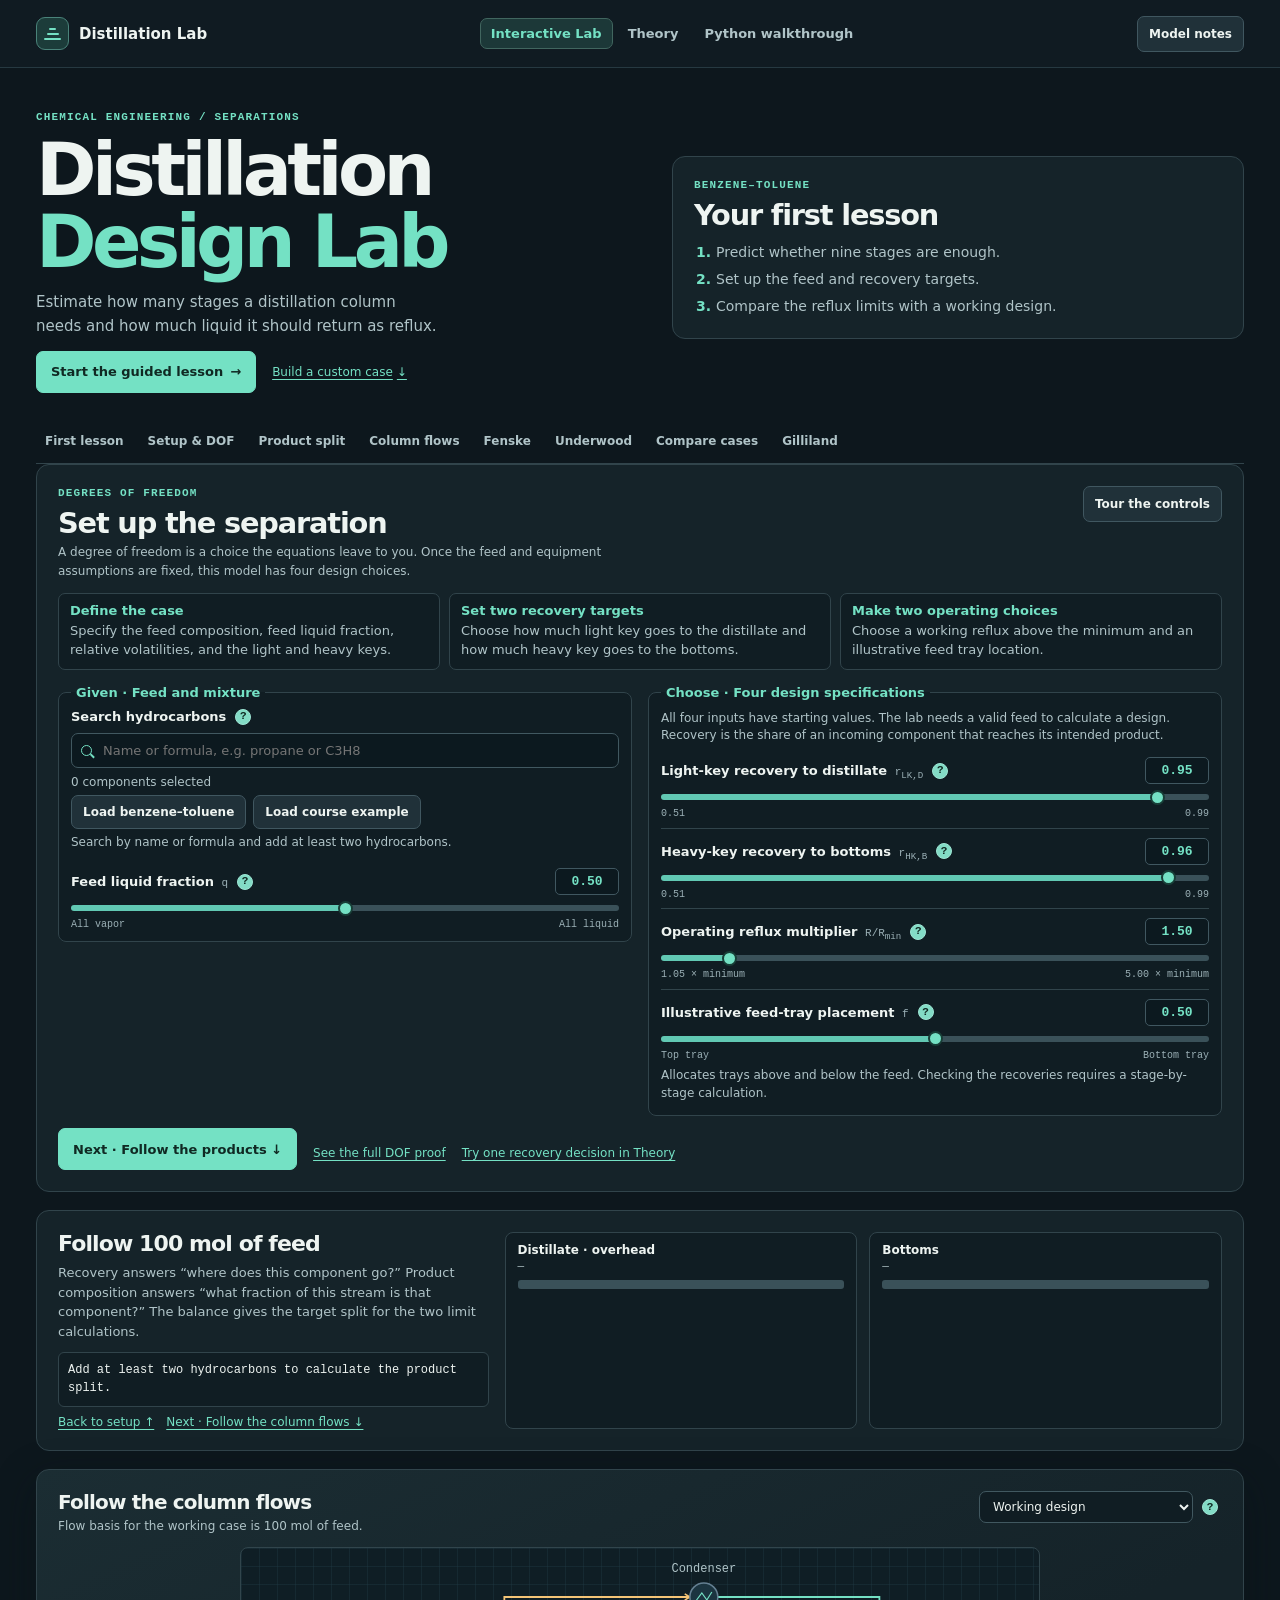
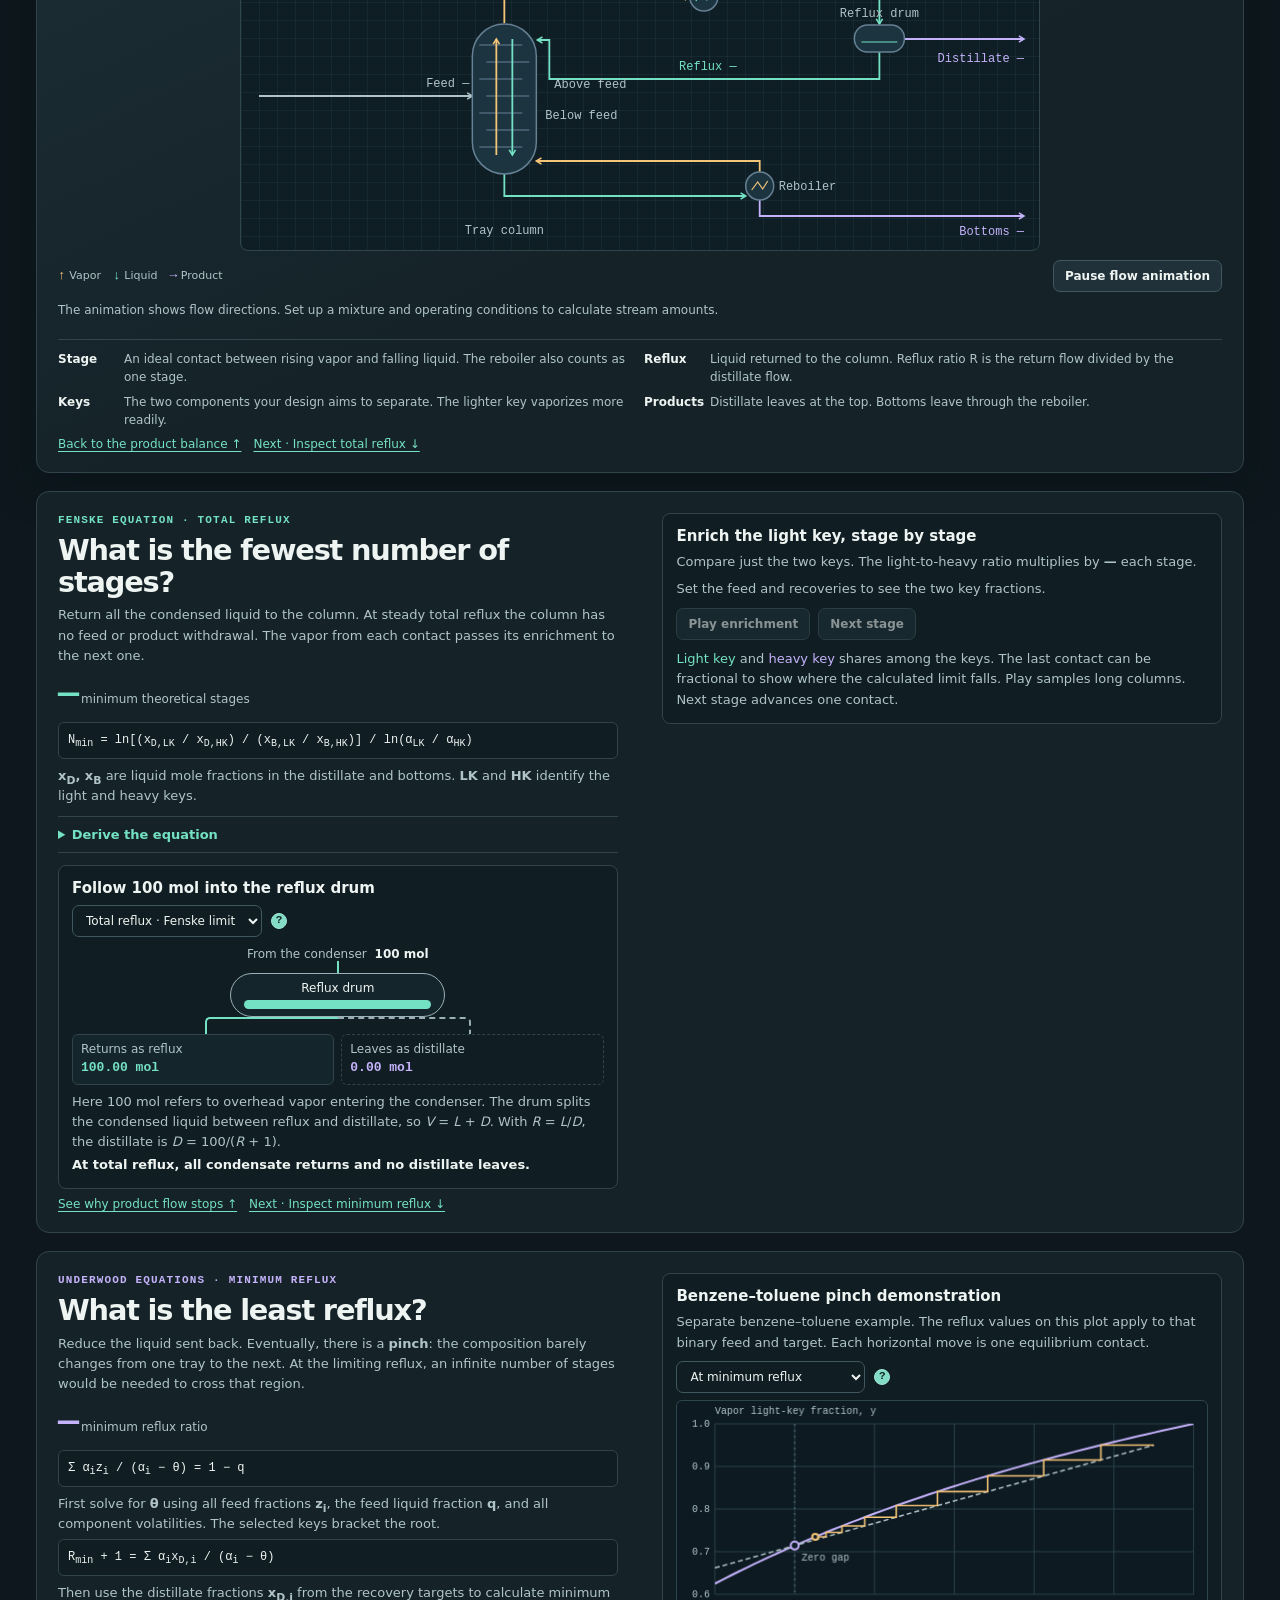
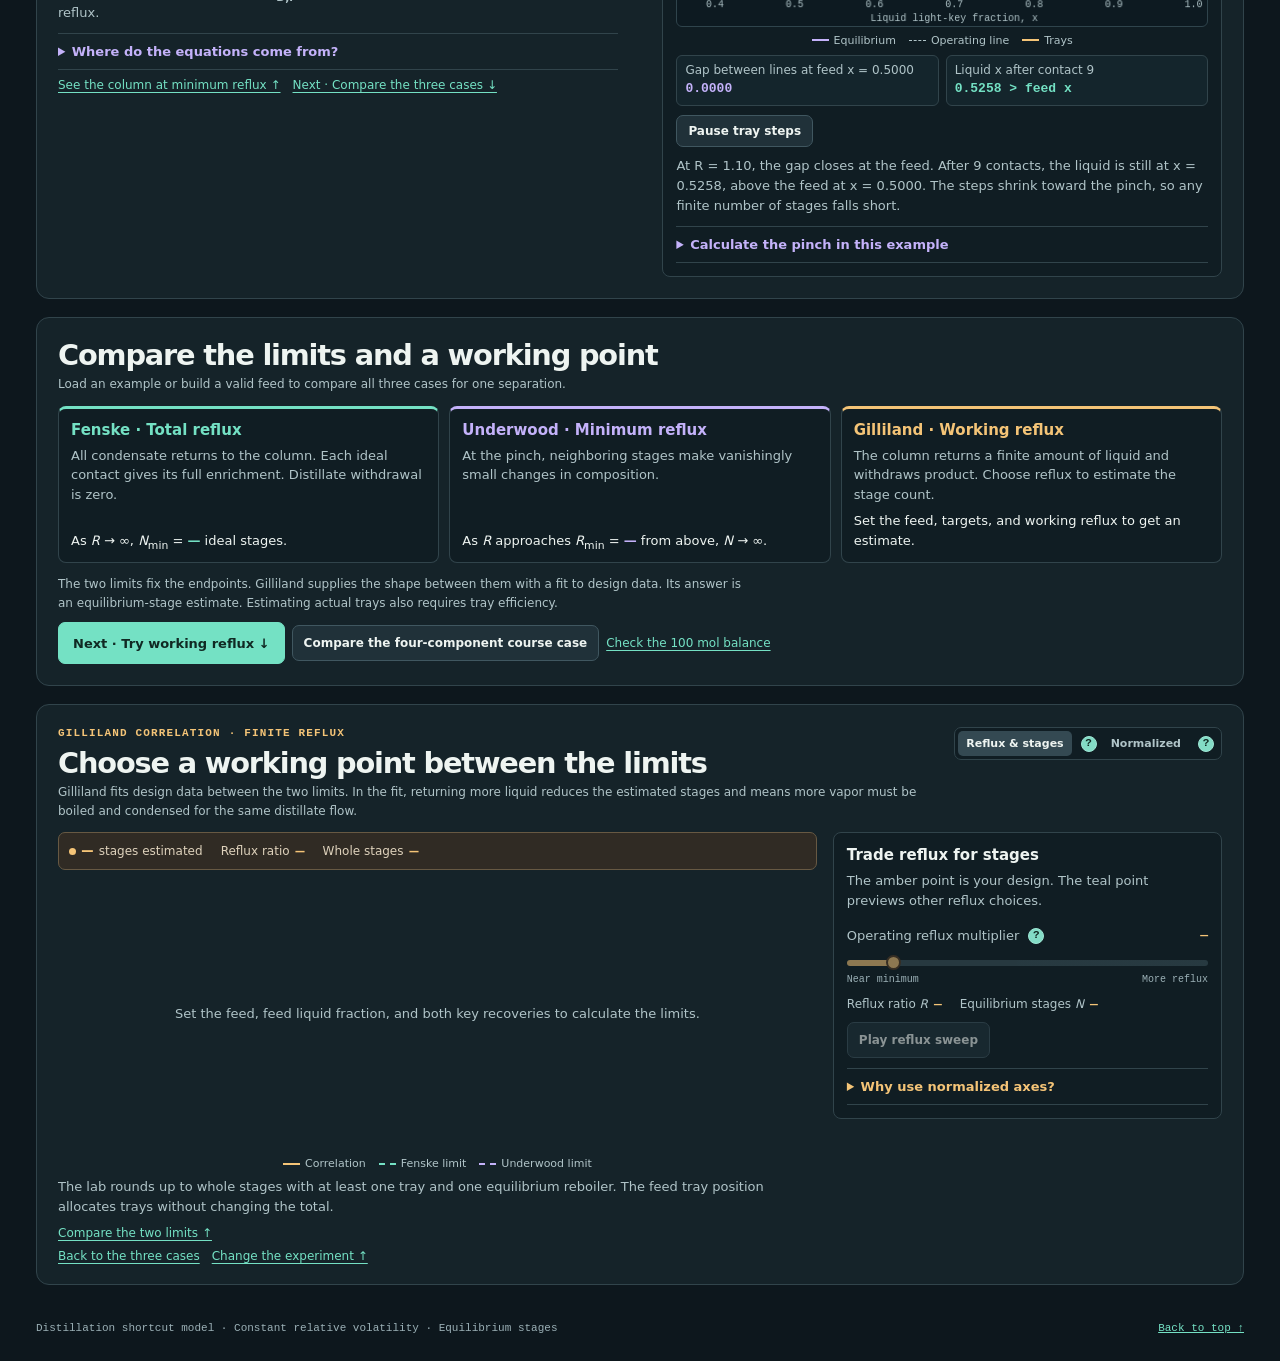
<file: index.html>
<!doctype html>
<html lang="en">
<head>
  <meta charset="utf-8">
  <meta name="viewport" content="width=device-width, initial-scale=1">
  <meta name="theme-color" content="#0d171d">
  <title>Distillation Design Lab</title>
  <link rel="stylesheet" href="styles.css?v=lesson-entry">
  <script src="mixture.js?v=limits-first" defer></script>
  <script src="app.js?v=setup-first" defer></script>
  <script src="lessons.js?v=setup-first" defer></script>
  <script src="intro.js?v=lesson-entry" defer></script>
  <script src="walkthrough.js?v=limits-first" defer></script>
</head>
<body>
  <header class="topbar" id="top">
    <div class="topbar-inner">
      <a class="brand" href="index.html"><span class="brand-icon" aria-hidden="true"><i></i><i></i><i></i></span> Distillation Lab</a>
      <nav class="page-tabs" aria-label="Lab pages">
        <a href="index.html" aria-current="page">Interactive Lab</a>
        <a href="theory.html">Theory</a>
        <a href="python.html" aria-label="Python walkthrough">Python<span class="tab-detail"> walkthrough</span></a>
      </nav>
      <button class="quiet-button" id="open-notes" type="button">Model notes</button>
    </div>
  </header>
  <main class="container">
    <section class="intro" aria-labelledby="page-title">
      <div class="hero-copy">
        <p class="eyebrow">CHEMICAL ENGINEERING / SEPARATIONS</p>
        <h1 id="page-title">Distillation<br><em>Design Lab</em></h1>
        <p>Estimate how many stages a distillation column needs and how much liquid it should return as reflux.</p>
        <div class="intro-actions">
          <a class="primary-button" id="start-guided-lesson" href="#prediction">Start the guided lesson <span aria-hidden="true">→</span></a>
          <a class="text-link" id="open-experiment" href="#setup"><span id="open-experiment-label">Build a custom case</span> <span aria-hidden="true">↓</span></a>
        </div>
      </div>

      <section class="panel prediction" id="prediction" aria-labelledby="prediction-title">
        <p class="eyebrow">BENZENE–TOLUENE</p>
        <h2 id="prediction-title">Your first lesson</h2>
        <div id="lesson-preview">
          <ol class="lesson-route">
            <li>Predict whether nine stages are enough.</li>
            <li>Set up the feed and recovery targets.</li>
            <li>Compare the reflux limits with a working design.</li>
          </ol>
        </div>
        <div id="prediction-task" hidden>
          <p class="prediction-context">Start with a 50/50 liquid feed. Aim for 95 mol% benzene in the top product (distillate) and 95 mol% toluene in the bottom product (bottoms).</p>
          <p class="prediction-terms">An ideal stage is one equilibrium contact between vapor and liquid. Minimum reflux is the least return of condensed liquid, relative to the distillate flow, required for the target separation.</p>
          <form id="prediction-form">
            <fieldset class="prediction-choices">
              <legend>Can nine ideal stages deliver both products at minimum reflux?</legend>
              <div>
                <label><input type="radio" name="prediction" value="Yes" required>Yes</label>
                <label><input type="radio" name="prediction" value="No">No</label>
                <label><input type="radio" name="prediction" value="Not sure">Not sure</label>
              </div>
            </fieldset>
            <p class="input-caption" id="prediction-replace" hidden>Continuing replaces this tab’s saved experiment with the benzene–toluene example.</p>
            <button class="primary-button" type="submit">Continue to setup <span aria-hidden="true">↓</span></button>
          </form>
          <p class="prediction-record" id="prediction-record" hidden></p>
        </div>
      </section>
    </section>

    <nav class="nav-links" aria-label="Lab sections">
      <button class="section-menu-toggle quiet-button" id="section-menu-toggle" type="button" aria-expanded="false" aria-controls="section-menu-items">Lab sections <span aria-hidden="true">⌄</span></button>
      <div class="section-menu-items" id="section-menu-items">
        <a href="#prediction">First lesson</a><a href="#setup">Setup &amp; DOF</a><a href="#products">Product split</a><a href="#equipment">Column flows</a><a href="#fenske">Fenske</a><a href="#underwood">Underwood</a><a href="#compare">Compare cases</a><a href="#gilliland">Gilliland</a>
      </div>
    </nav>

    <section class="panel dof" id="setup" aria-labelledby="dof-title">
      <div class="section-top connection-heading">
        <div>
          <p class="eyebrow">DEGREES OF FREEDOM</p>
          <h2 id="dof-title">Set up the separation</h2>
          <p class="connection-caption">A degree of freedom is a choice the equations leave to you. Once the feed and equipment assumptions are fixed, this model has four design choices.</p>
        </div>
        <div class="setup-actions" id="setup-actions">
          <p class="dof-readout" id="dof-input-status" hidden><output id="dof-remaining" aria-live="polite">4</output> of 4 design inputs need attention</p>
          <button class="quiet-button" id="start-walkthrough" type="button">Tour the controls</button>
          <button class="quiet-button reset" id="reset-experiment" type="reset" form="column-form" hidden><span aria-hidden="true">↻</span> Reset inputs</button>
        </div>
      </div>
      <dl class="setup-plan" aria-label="Design sequence">
        <div><dt>Define the case</dt><dd>Specify the feed composition, feed liquid fraction, relative volatilities, and the light and heavy keys.</dd></div>
        <div><dt>Set two recovery targets</dt><dd>Choose how much light key goes to the distillate and how much heavy key goes to the bottoms.</dd></div>
        <div><dt>Make two operating choices</dt><dd>Choose a working reflux above the minimum and an illustrative feed tray location.</dd></div>
      </dl>
      <div class="guided-case" id="guided-case" hidden>
        <div>
          <h3>Benzene–toluene lesson case</h3>
          <p>Start with 50 mol benzene and 50 mol toluene as saturated liquid. Benzene is the light key. Both key recoveries are set to 95% for the prediction.</p>
          <p>For benzene, 47.50 mol goes to the distillate and the remaining 2.50 mol goes to the bottoms. The recovery fixes the split because both amounts must add to 50 mol.</p>
          <p>Inspect both limits before choosing a working reflux.</p>
        </div>
        <button class="quiet-button" id="edit-guided-case" type="button">Leave lesson and edit this case</button>
      </div>
      <form id="column-form" class="dof-grid">
        <fieldset class="input-group">
          <legend>Given · Feed and mixture</legend>
          <div id="mixture-picker-step">
            <div class="component-picker" id="component-picker">
              <div class="option-with-help" data-option-help="mixture">
                <label for="component-search">Search hydrocarbons</label>
              </div>
              <div class="component-search-field">
                <span class="search-icon" aria-hidden="true"></span>
                <input id="component-search" type="search" placeholder="Name or formula, e.g. propane or C3H8"
                  autocomplete="off" maxlength="60" aria-controls="component-results">
              </div>
              <ul class="component-results" id="component-results" aria-label="Matching hydrocarbons" hidden></ul>
              <div class="custom-component" id="custom-component" hidden>
                <p>Add <strong id="custom-name"></strong></p>
                <div class="custom-component-row">
                  <span class="option-with-help" data-option-help="customAlpha">
                    <label for="custom-alpha">Relative volatility</label>
                  </span>
                  <input class="value" id="custom-alpha" type="number" min="0.000000001" max="1000000000"
                    step="any" inputmode="decimal" aria-describedby="custom-reference">
                  <button class="quiet-button" id="custom-add" type="button">Add</button>
                  <button class="quiet-button" id="custom-cancel" type="button">Cancel</button>
                </div>
                <p id="custom-reference"></p>
                <p id="custom-error" class="input-error" role="status" hidden></p>
              </div>
            </div>
            <div class="mixture-summary">
              <p id="component-status" role="status">0 components selected</p>
              <button class="quiet-button" id="sort-mixture" type="button" hidden>Sort by volatility</button>
              <button class="quiet-button" id="clear-mixture" type="button" hidden>Clear mixture</button>
            </div>
            <div class="case-presets" aria-label="Example feeds" role="group">
              <button class="quiet-button" id="load-pinch-mixture" type="button">Load benzene–toluene</button>
              <button class="quiet-button" id="load-course-mixture" type="button">Load course example</button>
            </div>
          </div>
          <p class="input-caption" id="preset-replace" hidden>Loading an example replaces the active feed and resets the design values.</p>
          <p class="input-caption" id="mixture-start">Search by name or formula and add at least two hydrocarbons.</p>
          <div id="feed-conditions">
            <div class="key-pair-field" id="key-pair-field" hidden>
              <span class="option-with-help" data-option-help="keyPair"><label for="key-pair">Light / heavy key pair</label></span>
              <select id="key-pair"></select>
            </div>
            <div id="basis-controls" class="column-controls"></div>
          </div>
          <div id="mixture-inputs" hidden>
            <table class="mixture-table">
              <caption>Feed and relative volatility, most volatile first</caption>
              <thead>
                <tr>
                  <th scope="col">Component</th>
                  <th scope="col"><span class="option-with-help" data-option-help="feedPercent">mol %</span></th>
                  <th scope="col"><span class="option-with-help" data-option-help="componentAlpha">α</span></th>
                  <th scope="col"><span class="sr-only">Remove</span></th>
                </tr>
              </thead>
              <tbody id="mixture-rows"></tbody>
            </table>
            <p class="input-error" id="feed-balance-error" role="status" hidden></p>
            <p class="input-caption">Adding or removing components rebalances the feed to 100 mol%. Edit the illustrative α values for your conditions.</p>
          </div>
        </fieldset>
        <fieldset class="input-group">
          <legend>Choose · Four design specifications</legend>
          <p class="input-caption">All four inputs have starting values. The lab needs a valid feed to calculate a design. Recovery is the share of an incoming component that reaches its intended product.</p>
          <div id="design-controls" class="column-controls">
            <div id="recovery-controls"></div>
            <div id="operating-controls"></div>
          </div>
        </fieldset>
      </form>
      <p class="input-error" id="input-error" role="status" hidden></p>
      <div class="setup-footer">
        <a class="primary-button" href="#products">Next · Follow the products ↓</a>
        <a class="text-link" id="setup-results-link" href="#gilliland">See my stage estimate ↓</a>
        <a class="text-link" href="theory.html#dof-calculation" data-dof-link>See the full DOF proof</a>
        <a class="text-link" href="theory.html#choices" data-dof-link>Try one recovery decision in Theory</a>
      </div>
    </section>

    <section class="panel products" id="products" aria-labelledby="products-title">
      <div class="products-intro">
        <h2 id="products-title">Follow 100 mol of feed</h2>
        <p>Recovery answers “where does this component go?” Product composition answers “what fraction of this stream is that component?” The balance gives the target split for the two limit calculations.</p>
        <p id="product-example" class="equation">Add at least two hydrocarbons to calculate the product split.</p>
        <div class="lesson-links">
          <a class="text-link" href="#setup">Back to setup ↑</a>
          <a class="text-link" href="#equipment">Next · Follow the column flows ↓</a>
        </div>
      </div>
      <div class="product-streams" id="product-streams"></div>
    </section>

    <figure class="panel equipment" id="equipment" aria-labelledby="equipment-title">
      <div class="section-top connection-heading">
        <div>
          <h2 id="equipment-title">Follow the column flows</h2>
          <p class="connection-caption" id="equipment-basis">Flow basis for the working case is 100 mol of feed.</p>
        </div>
        <div class="equipment-mode option-with-help" data-option-help="equipmentMode">
          <label class="sr-only" for="equipment-mode">Column operating case</label>
          <select id="equipment-mode">
            <option value="design">Working design</option>
            <option value="flow">Flow paths</option>
            <option value="total">Total reflux · Fenske</option>
            <option value="minimum">Minimum reflux · Underwood</option>
          </select>
        </div>
      </div>
      <div class="equipment-diagram">
        <canvas id="equipment-plot" role="img" aria-label="Distillation column and connecting equipment"></canvas>
        <canvas id="equipment-motion" aria-hidden="true"></canvas>
      </div>
      <div class="equipment-controls">
        <div class="diagram-legend" aria-label="Stream colors and symbols">
          <span class="vapor-key"><i aria-hidden="true">↑</i> Vapor</span>
          <span class="liquid-key"><i aria-hidden="true">↓</i> Liquid</span>
          <span class="product-key"><i aria-hidden="true">→</i> Product</span>
        </div>
        <button class="quiet-button" id="flow-play" type="button">Play flow animation</button>
      </div>
      <figcaption id="equipment-caption" class="connection-caption"></figcaption>
      <p id="tray-allocation" class="tray-allocation" hidden></p>
      <dl class="primer">
        <div><dt>Stage</dt><dd>An ideal contact between rising vapor and falling liquid. The reboiler also counts as one stage.</dd></div>
        <div><dt>Reflux</dt><dd>Liquid returned to the column. Reflux ratio R is the return flow divided by the distillate flow.</dd></div>
        <div><dt>Keys</dt><dd>The two components your design aims to separate. The lighter key vaporizes more readily.</dd></div>
        <div><dt>Products</dt><dd>Distillate leaves at the top. Bottoms leave through the reboiler.</dd></div>
      </dl>
      <div class="lesson-links">
        <a class="text-link" href="#products">Back to the product balance ↑</a>
        <a class="text-link" id="equipment-next" href="#fenske">Next · Inspect total reflux ↓</a>
      </div>
    </figure>

    <section class="panel lesson fenske" id="fenske" aria-labelledby="fenske-title">
      <div class="lesson-copy">
        <p class="eyebrow">FENSKE EQUATION · TOTAL REFLUX</p>
        <h2 id="fenske-title">What is the fewest number of stages?</h2>
        <p>Return all the condensed liquid to the column. At steady total reflux the column has no feed or product withdrawal. The vapor from each contact passes its enrichment to the next one.</p>
        <p class="metric"><output id="min-stages">—</output><span> minimum theoretical stages</span></p>
        <div class="equation">N<sub>min</sub> = ln[(x<sub>D,LK</sub> / x<sub>D,HK</sub>) / (x<sub>B,LK</sub> / x<sub>B,HK</sub>)] / ln(α<sub>LK</sub> / α<sub>HK</sub>)</div>
        <p class="notation"><strong>x<sub>D</sub>, x<sub>B</sub></strong> are liquid mole fractions in the distillate and bottoms. <strong>LK</strong> and <strong>HK</strong> identify the light and heavy keys.</p>
        <details class="reasoning">
          <summary>Derive the equation</summary>
          <p>At equilibrium, y<sub>i</sub> = K<sub>i</sub>x<sub>i</sub>. Divide the light key by the heavy key and the vapor ratio is α<sub>LK</sub>/α<sub>HK</sub> times the liquid ratio. Here <var>x</var> means liquid mole fraction and <var>y</var> means vapor mole fraction.</p>
          <p>With zero product withdrawal, the total-reflux balance matches the compositions of vapor and liquid passing each other between stages. That passes one stage’s enrichment to the next. After <var>N</var> contacts, the ratio has been multiplied by (α<sub>LK</sub>/α<sub>HK</sub>)<sup>N</sup>. Take logs to recover <var>N</var>. Withdrawing enriched product reduces the separation each contact can pass along. That is why this total-reflux calculation gives a lower bound for the stage count.</p>
          <p id="fenske-work" class="equation"></p>
        </details>
        <figure class="demo-panel condenser-proof" aria-labelledby="condenser-proof-title">
          <h3 id="condenser-proof-title">Follow 100 mol into the reflux drum</h3>
          <div class="pinch-options option-with-help" data-option-help="condenserMode">
            <label for="condenser-mode" class="sr-only">Condenser split example</label>
            <select id="condenser-mode">
              <option value="total">Total reflux · Fenske limit</option>
              <option value="finite">Finite reflux</option>
            </select>
          </div>
          <div class="condensate-diagram" id="condensate-diagram">
            <div class="condensate-inlet">From the condenser <strong>100 mol</strong></div>
            <div class="condensate-drum">
              Reflux drum
              <div class="condensate-split" aria-hidden="true"><i></i></div>
            </div>
            <div class="condensate-pipes" aria-hidden="true"><i></i><i></i></div>
            <dl class="condensate-outlets">
              <div><dt>Returns as reflux</dt><dd id="condensate-reflux">100.00 mol</dd></div>
              <div><dt>Leaves as distillate</dt><dd id="condensate-product">0.00 mol</dd></div>
            </dl>
          </div>
          <figcaption>
            Here 100 mol refers to overhead vapor entering the condenser. The drum splits the condensed liquid between reflux and distillate, so <var>V</var> = <var>L</var> + <var>D</var>. With <var>R</var> = <var>L</var>/<var>D</var>, the distillate is <var>D</var> = 100/(<var>R</var> + 1).
            <strong id="condenser-proof-result"></strong>
          </figcaption>
        </figure>
        <div class="lesson-links">
          <a class="text-link" href="#equipment" data-equipment-case="total">See why product flow stops ↑</a>
          <a class="text-link" href="#underwood" id="fenske-next">Next · Inspect minimum reflux ↓</a>
        </div>
      </div>

      <figure class="demo-panel key-demo">
        <h3>Enrich the light key, stage by stage</h3>
        <p>Compare just the two keys. The light-to-heavy ratio multiplies by <strong id="stage-factor">—</strong> each stage.</p>
        <p id="stage-empty">Set the feed and recoveries to see the two key fractions.</p>
        <div class="key-bars" id="stage-bars" hidden>
          <div><div class="bar-heading"><span>Starting at the bottom</span><strong id="stage-start-value">—</strong></div><div class="key-bar"><i id="stage-start-bar"></i></div></div>
          <div class="key-current"><div class="bar-heading"><span id="stage-label">Stage 0</span><strong id="stage-current-value">—</strong></div><div class="key-bar"><i id="stage-current-bar"></i></div></div>
          <div><div class="bar-heading"><span>Distillate target</span><strong id="stage-target-value">—</strong></div><div class="key-bar"><i id="stage-target-bar"></i></div></div>
        </div>
        <div class="demo-controls">
          <button class="quiet-button" id="stage-play" type="button">Play enrichment</button>
          <button class="quiet-button" id="stage-next" type="button">Next stage</button>
        </div>
        <figcaption><span class="light-text">Light key</span> and <span class="heavy-text">heavy key</span> shares among the keys. The last contact can be fractional to show where the calculated limit falls. Play samples long columns. Next stage advances one contact.</figcaption>
        <p class="sr-only" id="stage-status" role="status"></p>
      </figure>
    </section>

    <section class="panel lesson underwood" id="underwood" aria-labelledby="underwood-title">
      <div class="lesson-copy">
        <p class="eyebrow">UNDERWOOD EQUATIONS · MINIMUM REFLUX</p>
        <h2 id="underwood-title">What is the least reflux?</h2>
        <p>Reduce the liquid sent back. Eventually, there is a <strong>pinch</strong>: the composition barely changes from one tray to the next. At the limiting reflux, an infinite number of stages would be needed to cross that region.</p>
        <p class="metric"><output id="min-reflux">—</output><span> minimum reflux ratio</span></p>
        <div class="equation">Σ α<sub>i</sub>z<sub>i</sub> / (α<sub>i</sub> − θ) = 1 − q <span class="root" id="root-value"></span></div>
        <p class="notation">First solve for <strong>θ</strong> using all feed fractions <strong>z<sub>i</sub></strong>, the feed liquid fraction <strong>q</strong>, and all component volatilities. The selected keys bracket the root.</p>
        <div class="equation equation-follow">R<sub>min</sub> + 1 = Σ α<sub>i</sub>x<sub>D,i</sub> / (α<sub>i</sub> − θ)</div>
        <p class="notation">Then use the distillate fractions <strong>x<sub>D,i</sub></strong> from the recovery targets to calculate minimum reflux.</p>
        <p class="input-error" id="underwood-pending" hidden>Minimum reflux is pending until both key recoveries are entered.</p>
        <details class="reasoning">
          <summary>Where do the equations come from?</summary>
          <p>A component balance above the feed says V y<sub>i</sub> = L x<sub>i</sub> + D x<sub>D,i</sub>. At a pinch the compositions repeat, so the liquid and vapor there also satisfy y<sub>i</sub> = K<sub>i</sub>x<sub>i</sub>. Substituting makes each component contribute a term with a denominator proportional to α<sub>i</sub> − θ.</p>
          <p>The pinch balances above and below the feed are represented by the common Underwood root θ in this shortcut. Combining their sums replaces D x<sub>D,i</sub> + B x<sub>B,i</sub> with F z<sub>i</sub> by the overall component balance. Dividing by F gives the feed equation. The right-hand side is 1 − <var>q</var> because the feed changes the vapor flow by (1 − <var>q</var>)<var>F</var>. Within the key bracket, the feed sum strictly increases and runs from negative to positive infinity. That is why bisection has one crossing to find there. For our assumed split, solve for θ between the heavy- and light-key volatilities.</p>
          <p>The condenser balance V = L + D gives V/D = R + 1. The second sum gives this overhead vapor divided by distillate at minimum reflux.</p>
          <p id="underwood-work" class="equation"></p>
          <canvas id="root-plot" role="img" aria-label="Feed equation root for the selected mixture"></canvas>
          <p class="plot-explanation" id="root-caption">The equation crosses zero between the key volatilities.</p>
        </details>
        <div class="lesson-links">
          <a class="text-link" href="#equipment" data-equipment-case="minimum">See the column at minimum reflux ↑</a>
          <a class="text-link" id="skip-prediction-check" href="#compare">Next · Compare the three cases ↓</a>
        </div>
      </div>
      <figure class="demo-panel pinch-demo">
        <h3>Benzene–toluene pinch demonstration</h3>
        <p id="pinch-case-label">Benzene–toluene demonstration. Each horizontal move reaches equilibrium. Each vertical move applies the column balance.</p>
        <div class="pinch-options option-with-help" data-option-help="pinchMode">
          <label for="pinch-mode" class="sr-only">Pinch example reflux case</label>
          <select id="pinch-mode">
            <option value="minimum">At minimum reflux</option>
            <option value="higher">At 1.5 × minimum reflux</option>
          </select>
        </div>
        <canvas id="pinch-plot" role="img" aria-label="Binary equilibrium and operating lines with equilibrium steps"></canvas>
        <div class="pinch-legend" aria-label="Pinch plot legend">
          <span><i class="legend-line pinch-equilibrium"></i>Equilibrium</span>
          <span><i class="legend-line pinch-operating"></i>Operating line</span>
          <span><i class="legend-line gilliland-line"></i>Trays</span>
        </div>
        <dl class="pinch-measures">
          <div><dt>Gap between lines at feed x = 0.5000</dt><dd id="pinch-gap">—</dd></div>
          <div><dt id="pinch-contact">Liquid x at current contact</dt><dd id="pinch-liquid">—</dd></div>
        </dl>
        <div class="demo-controls">
          <button class="quiet-button" id="pinch-play" type="button">Play tray steps</button>
        </div>
        <figcaption id="pinch-caption"></figcaption>
        <details class="reasoning">
          <summary>Calculate the pinch in this example</summary>
          <p>The feed is saturated liquid, so its balance is vertical at x = z<sub>F</sub> = 0.50. Equilibrium gives y* = 2.50x / [1 + (2.50 − 1)x] = 0.714 there.</p>
          <p>The rectifying line obeys y = (Rx + x<sub>D</sub>) / (R + 1). Make it pass through the pinch with x<sub>D</sub> = 0.95 and solve for R.</p>
          <p class="equation">R<sub>min</sub> = (0.95 − 0.714) / (0.714 − 0.50) ≈ 1.10</p>
          <p>The Underwood feed equation for this same example gives θ ≈ 1.4286. Using 95 mol% benzene in the distillate in the second equation gives the same minimum reflux, 1.10.</p>
          <p>At this reflux, a step starting at x = 0.50 ends at x = 0.50. Both the operating line and the equilibrium curve increase with composition, so a step starting above 0.50 also ends above 0.50. Every finite sequence from the distillate stays above the feed composition.</p>
        </details>
        <button class="primary-button lesson-action" id="check-prediction" type="button" hidden>Check my prediction <span aria-hidden="true">↓</span></button>
        <a class="text-link lesson-action" href="#fenske" id="prediction-needs-fenske" hidden>Inspect total reflux first ↑</a>
      </figure>
    </section>

    <section class="panel case-comparison" id="compare" aria-labelledby="compare-title">
      <div class="section-top connection-heading">
        <div>
          <h2 id="compare-title">Compare the limits and a working point</h2>
          <p class="connection-caption" id="comparison-feed">Load an example or build a feed to compare all three cases for one separation.</p>
        </div>
      </div>
      <p class="prediction-answer" id="prediction-answer" role="status" hidden></p>
      <div class="case-grid">
        <article class="case-card total-case">
          <h3>Fenske · Total reflux</h3>
          <p>All condensate returns to the column. Each ideal contact gives its full enrichment. Distillate withdrawal is zero.</p>
          <p class="case-result">As <var>R</var> → ∞, <var>N</var><sub>min</sub> = <output id="compare-min-stages">—</output> ideal stages.</p>
        </article>
        <article class="case-card pinch-case">
          <h3>Underwood · Minimum reflux</h3>
          <p>At the pinch, neighboring stages make vanishingly small changes in composition.</p>
          <p class="case-result">As <var>R</var> approaches <var>R</var><sub>min</sub> = <output id="compare-min-reflux">—</output> from above, <var>N</var> → ∞.</p>
        </article>
        <article class="case-card working-case">
          <h3>Gilliland · Working reflux</h3>
          <p>The column returns a finite amount of liquid and withdraws product. Choose reflux to estimate the stage count.</p>
          <p class="case-result" id="compare-working-point" hidden></p>
          <p class="case-result" id="compare-working-pending">Set the feed, targets, and working reflux to get an estimate.</p>
        </article>
      </div>
      <p class="connection-caption comparison-explanation">The two limits fix the endpoints. Gilliland supplies the shape between them with a fit to design data. Its answer is an equilibrium-stage estimate. Estimating actual trays also requires tray efficiency.</p>
      <div class="comparison-actions" id="comparison-actions">
        <a class="primary-button" href="#gilliland">Next · Try working reflux ↓</a>
        <button class="quiet-button" id="compare-load-course" type="button">Compare the four-component course case</button>
        <a class="text-link" href="#products">Check the 100 mol balance</a>
      </div>
      <div class="lesson-links" id="comparison-return" hidden>
        <a class="text-link" href="#fenske">Review total reflux</a>
        <a class="text-link" href="#underwood">Return to the pinch</a>
      </div>
    </section>

    <section class="panel connection" id="gilliland" aria-labelledby="gilliland-title">
      <div class="section-top connection-heading">
        <div>
          <p class="eyebrow">GILLILAND CORRELATION · FINITE REFLUX</p>
          <h2 id="gilliland-title">Choose a working point between the limits</h2>
          <p class="connection-caption">Gilliland fits design data between the two limits. In the fit, returning more liquid reduces the estimated stages and means more vapor must be boiled and condensed for the same distillate flow.</p>
        </div>
        <fieldset class="chart-switch" id="gilliland-axes">
          <legend class="sr-only">Chart axes</legend>
          <div class="option-with-help" data-option-help="designAxes">
            <label><input type="radio" name="axes" value="design" checked><span>Reflux &amp; stages</span></label>
          </div>
          <div class="option-with-help" data-option-help="normalizedAxes">
            <label><input type="radio" name="axes" value="normalized"><span>Normalized</span></label>
          </div>
        </fieldset>
      </div>
      <p class="connection-caption" id="gilliland-pending" hidden>Check your prediction at the <a href="#underwood">pinch demonstration</a> to reveal the working estimate.</p>
      <div class="gilliland-grid" id="gilliland-workspace">
        <div class="gilliland-chart">
          <div class="operating-point" id="operating-readout" tabindex="-1" aria-live="polite" aria-atomic="true">
            <div class="active-stage"><span class="dot"></span><output id="operating-stages" for="multiple-value">—</output> <span>stages estimated</span></div>
            <div class="reflux-readout"><span>Reflux ratio</span><output id="operating-reflux" for="multiple-value">—</output></div>
            <div class="stage-readout"><span>Whole stages</span><output id="rounded-stages" for="multiple-value">—</output></div>
          </div>
          <div class="plot-area">
            <canvas id="main-plot" role="img" aria-label="Gilliland curve"></canvas>
            <p class="plot-message" id="plot-message" hidden>Enter feed quality and key recoveries to find the limits.</p>
          </div>
          <div class="legend" aria-label="Chart legend">
            <span><i class="legend-line gilliland-line"></i>Correlation</span>
            <span id="operating-legend"><i class="legend-dot"></i>Operating point <span id="normalized-point" hidden></span></span>
            <span><i class="legend-line fenske-line"></i><span id="stage-legend">Fenske limit</span></span>
            <span><i class="legend-line underwood-line"></i><span id="reflux-legend">Underwood limit</span></span>
            <span id="preview-legend" hidden><i class="legend-dot preview-dot"></i>Sweep preview</span>
          </div>
          <p class="plot-explanation">The lab rounds up to whole stages with at least one tray and one equilibrium reboiler. The feed tray position allocates trays without changing the total.</p>
          <a class="text-link" href="#fenske">Compare the two limits ↑</a>
        </div>
        <div class="demo-panel sweep-panel">
          <h3>Trade reflux for stages</h3>
          <p>The amber point is your design. The teal point previews other reflux choices.</p>
          <div class="sweep-label">
            <span class="option-with-help" data-option-help="refluxSweep">
              <label for="sweep-range">Operating reflux multiplier</label>
            </span>
            <output id="sweep-multiple" for="sweep-range">—</output>
          </div>
          <input type="range" id="sweep-range" min="1.05" max="5" step="0.01" value="1.5">
          <div class="control-endpoints"><span>Near minimum</span><span>More reflux</span></div>
          <dl class="sweep-live" aria-live="polite">
            <div><dt>Reflux ratio <var>R</var></dt><dd><output id="sweep-operating-reflux" for="sweep-range">—</output></dd></div>
            <div><dt>Equilibrium stages <var>N</var></dt><dd><output id="sweep-operating-stages" for="sweep-range">—</output></dd></div>
          </dl>
          <button class="quiet-button" id="sweep-play" type="button">Play reflux sweep</button>
          <p id="sweep-preview" class="sweep-preview" hidden></p>
          <details class="reasoning">
            <summary>Why use normalized axes?</summary>
            <p>X and Y measure how far the operating choice is from each limit on a common 0-to-1 scale.</p>
            <p class="equation">X = (R − R<sub>min</sub>) / (R + 1)<br>Y = (N − N<sub>min</sub>) / (N + 1)</p>
            <p>At R → R<sub>min</sub>, X → 0 and N → ∞, so Y → 1. At total reflux, R → ∞ and X → 1, while N → N<sub>min</sub> and Y → 0. Those endpoints follow from the definitions. The curve between them is fit to design data. One exponential fit is shown below.</p>
            <p class="equation">Y = 1 − exp[((1 + 54.4X) / (11 + 117.2X)) · ((X − 1) / √X)]</p>
            <p id="gilliland-work" class="equation"></p>
          </details>
        </div>
      </div>
      <div class="lesson-links">
        <a class="text-link" href="#compare">Back to the three cases</a>
        <a class="text-link" href="#setup">Change the experiment ↑</a>
      </div>
    </section>
    <footer class="lab-footer">
      <span>Distillation shortcut model · Constant relative volatility · Equilibrium stages</span>
      <a href="#top">Back to top ↑</a>
    </footer>
  </main>

  <div class="walkthrough" id="design-walkthrough" hidden>
    <div class="walkthrough-shade shade-top" aria-hidden="true"></div>
    <div class="walkthrough-shade shade-left" aria-hidden="true"></div>
    <div class="walkthrough-shade shade-right" aria-hidden="true"></div>
    <div class="walkthrough-shade shade-bottom" aria-hidden="true"></div>
    <div class="walkthrough-spotlight" aria-hidden="true"></div>
    <section class="walkthrough-card" role="dialog" aria-labelledby="walkthrough-title"
      aria-describedby="walkthrough-progress walkthrough-instruction walkthrough-why" tabindex="-1">
      <div class="walkthrough-body">
        <p class="walkthrough-progress" id="walkthrough-progress"></p>
        <progress class="walkthrough-progress-bar" id="walkthrough-bar" aria-hidden="true"></progress>
        <h2 id="walkthrough-title"></h2>
        <p id="walkthrough-instruction"></p>
        <p class="walkthrough-why" id="walkthrough-why"><strong>Why now?</strong> <span id="walkthrough-reason"></span></p>
        <p class="walkthrough-status" id="walkthrough-status" role="status" hidden></p>
        <button class="walkthrough-edit" id="walkthrough-edit" type="button" hidden>Exit to edit setup</button>
      </div>
      <div class="walkthrough-actions">
        <button class="walkthrough-skip" id="walkthrough-skip" type="button">Skip walkthrough</button>
        <div class="walkthrough-navigation">
          <button class="quiet-button" id="walkthrough-back" type="button" hidden>Back</button>
          <button class="primary-button" id="walkthrough-next" type="button">Next</button>
        </div>
      </div>
    </section>
  </div>

  <dialog id="model-notes" aria-labelledby="notes-title">
    <div class="notes-header">
      <h2 id="notes-title">Model notes</h2>
      <form method="dialog"><button class="quiet-button" type="submit" aria-label="Close model notes">✕</button></form>
    </div>
    <p>This shortcut model uses constant relative volatilities with the heavy key as the reference (α<sub>HK</sub> = 1), constant molar overflow, a total condenser, and an equilibrium reboiler. Gilliland’s stage count includes the equilibrium reboiler. For tray allocation, the lab rounds up and allows at least one feed tray plus the reboiler. The specified fraction of inter-tray positions above the feed sets its location by rounding to the nearest tray. Starting catalog values use a rough boiling-point estimate. Use relative volatilities appropriate to the mixture, temperature, and pressure for engineering calculations.</p>
    <h3>Equilibrium and feed state</h3>
    <p>With constant relative volatilities, y<sub>i</sub> = α<sub>i</sub>x<sub>i</sub> / Σ α<sub>j</sub>x<sub>j</sub>. For an ideal mixture at a given temperature, Raoult’s law relates α to the ratio of saturation pressures, which can be estimated from Antoine’s equation. For a partially vaporized feed, q = 1 − β, where β is the vapor fraction from a flash calculation.</p>
    <h3>Fenske at total reflux</h3>
    <p>The ratio of light to heavy key in the distillate divided by that ratio in the bottoms determines N<sub>min</sub>.</p>
    <h3>Underwood at minimum reflux</h3>
    <p>Find θ between 1 and α from Σ α<sub>i</sub>z<sub>i</sub> / (α<sub>i</sub> − θ) = 1 − q. Then evaluate R<sub>min</sub> + 1 = Σ α<sub>i</sub>x<sub>D,i</sub> / (α<sub>i</sub> − θ). Here q is the liquid fraction of the feed in the selected range, from saturated vapor (0) to saturated liquid (1). The reflux multiplier requires a positive R<sub>min</sub>.</p>
    <h3>Gilliland at finite reflux</h3>
    <p>Set X = (R − R<sub>min</sub>) / (R + 1) and Y = (N − N<sub>min</sub>) / (N + 1). The exponential fit to the Gilliland correlation gives Y from X.</p>
    <p class="equation notes-equation">Y = 1 − exp[((1 + 54.4X) / (11 + 117.2X)) · ((X − 1) / √X)]</p>
    <p>Recover N = (N<sub>min</sub> + Y) / (1 − Y). The design curve approaches the minimum stage count as reflux increases and rises sharply as reflux approaches R<sub>min</sub>. The normalized view shows both endpoints directly.</p>
  </dialog>
</body>
</html>
</file>
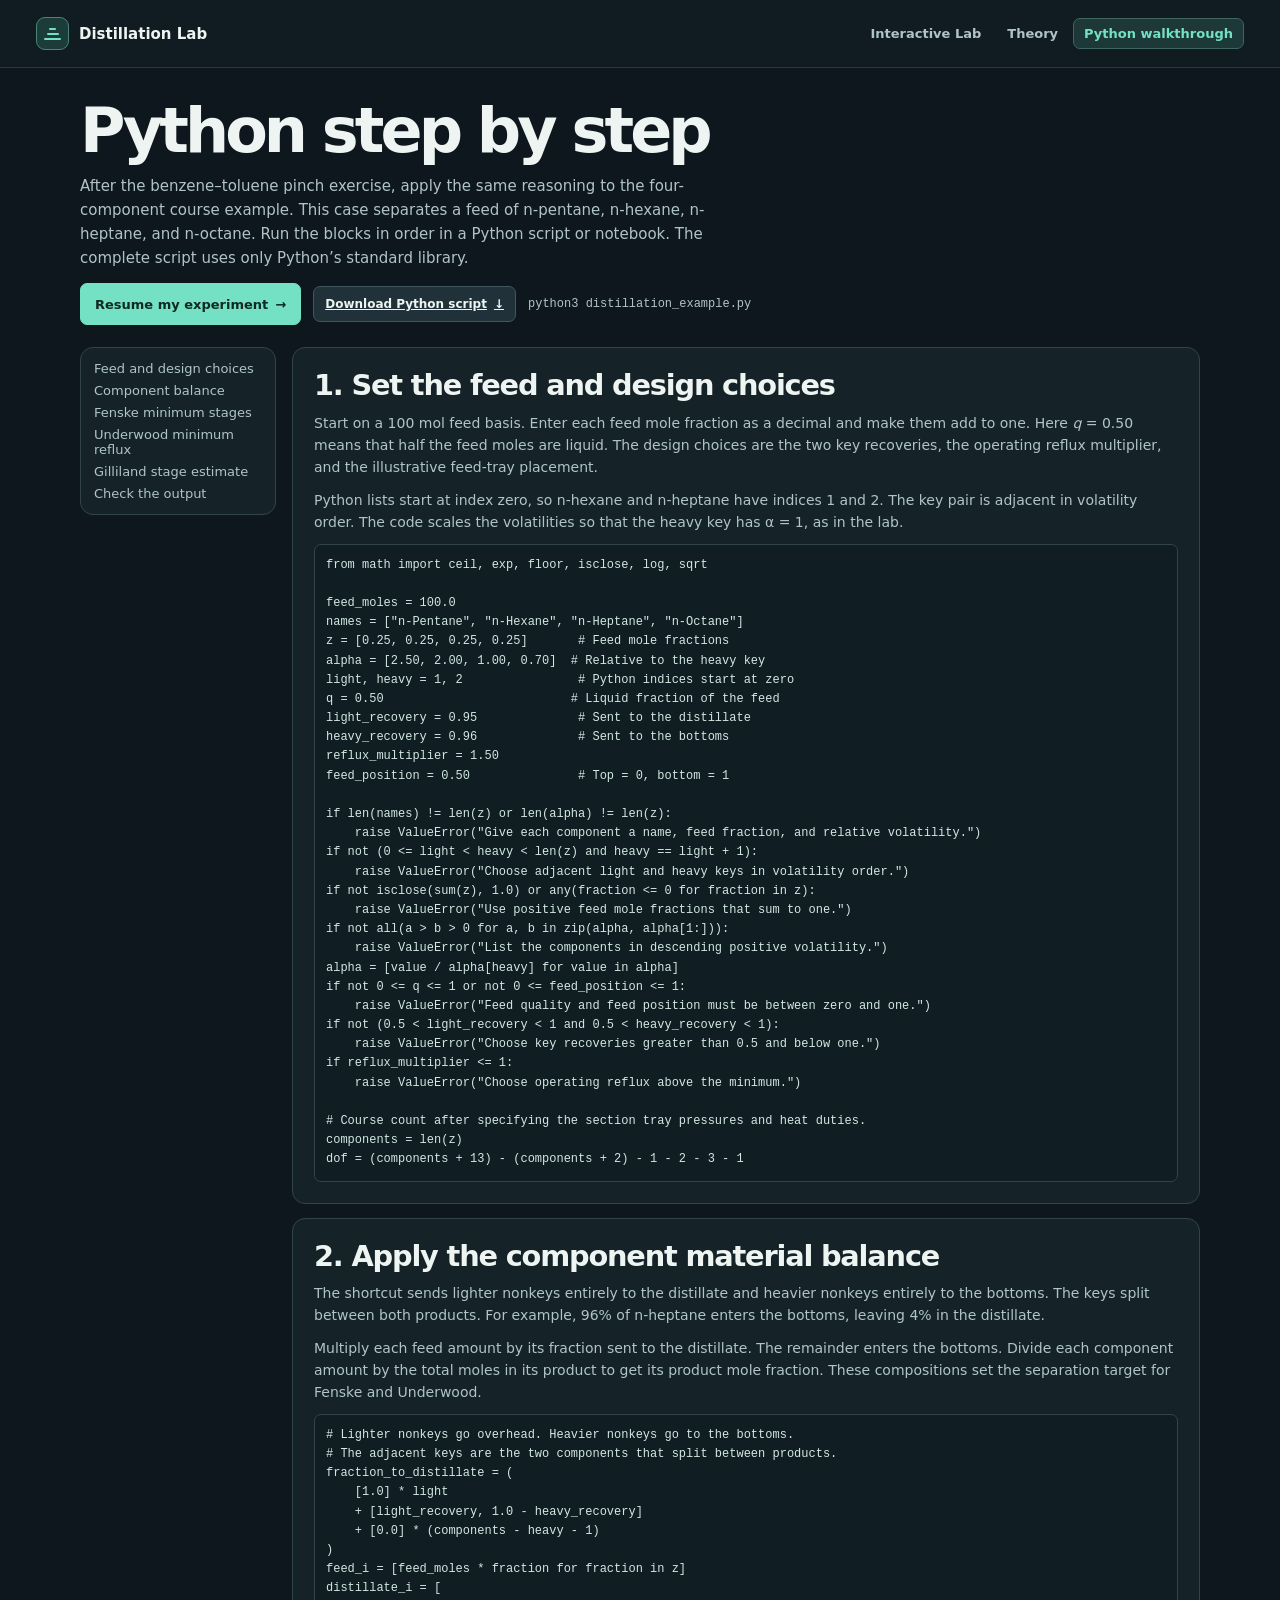
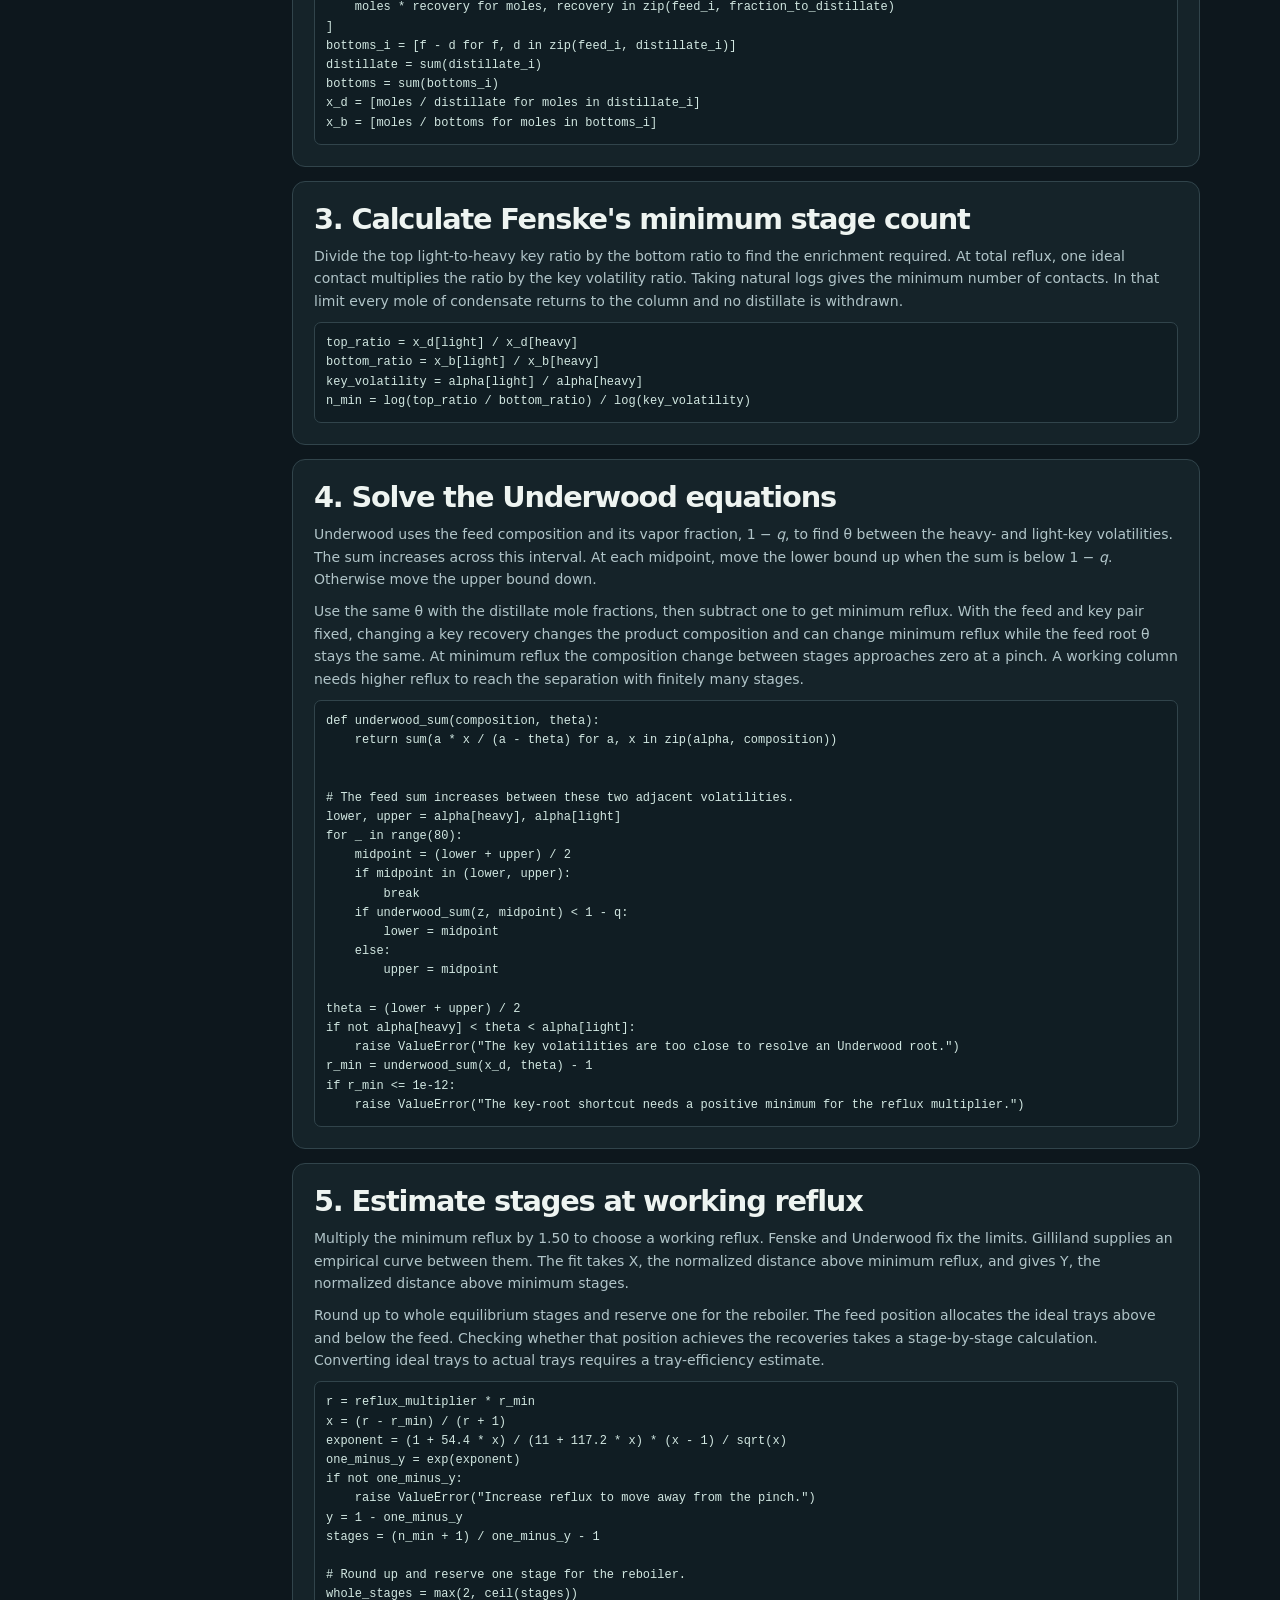
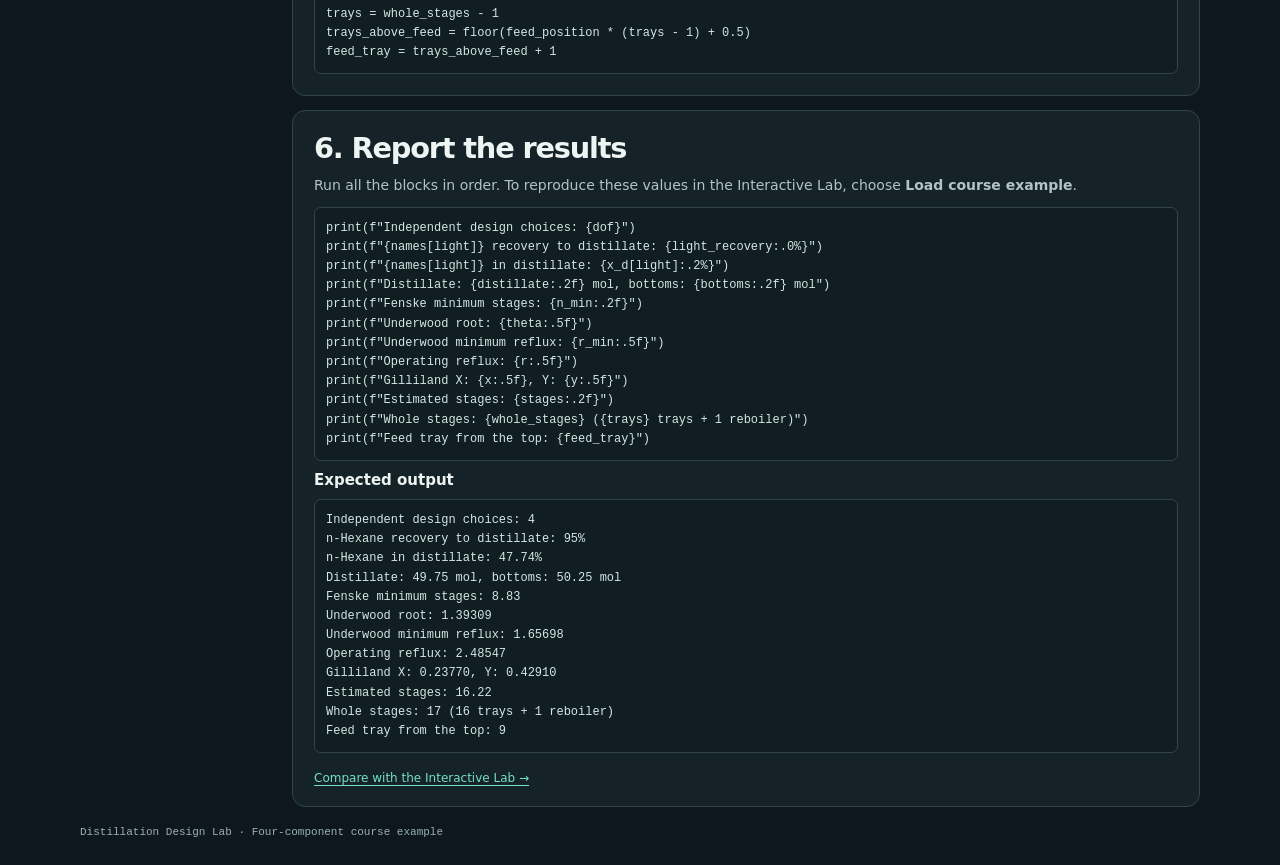
<file: python.html>
<!doctype html>
<html lang="en">
<head>
  <meta charset="utf-8">
  <meta name="viewport" content="width=device-width, initial-scale=1">
  <meta name="theme-color" content="#0d171d">
  <title>Python walkthrough · Distillation Lab</title>
  <link rel="stylesheet" href="styles.css?v=lesson-entry">
</head>
<body>
  <header class="topbar">
    <div class="topbar-inner">
      <a class="brand" href="index.html"><span class="brand-icon" aria-hidden="true"><i></i><i></i><i></i></span> Distillation Lab</a>
      <nav class="page-tabs" aria-label="Lab pages">
        <a href="index.html">Interactive Lab</a>
        <a href="theory.html">Theory</a>
        <a href="python.html" aria-current="page" aria-label="Python walkthrough">Python<span class="tab-detail"> walkthrough</span></a>
      </nav>
    </div>
  </header>

  <main class="container study-page">
    <header class="study-intro">
      <h1>Python step by step</h1>
      <p>After the benzene–toluene pinch exercise, apply the same reasoning to the four-component course example. This case separates a feed of n-pentane, n-hexane, n-heptane, and n-octane. Run the blocks in order in a Python script or notebook. The complete script uses only Python’s standard library.</p>
      <div class="study-actions">
        <a class="primary-button" href="index.html#setup">Resume my experiment <span aria-hidden="true">→</span></a>
        <a class="quiet-button" href="distillation_example.py" download>Download Python script <span aria-hidden="true">↓</span></a>
        <code class="run-command">python3 distillation_example.py</code>
      </div>
    </header>

    <div class="study-layout">
      <nav class="panel study-nav" aria-label="Python steps">
        <a href="#feed">Feed and design choices</a>
        <a href="#balance">Component balance</a>
        <a href="#fenske">Fenske minimum stages</a>
        <a href="#underwood">Underwood minimum reflux</a>
        <a href="#gilliland">Gilliland stage estimate</a>
        <a href="#results">Check the output</a>
      </nav>

      <article class="study-content">
        <section class="panel study-section" id="feed">
          <h2>1. Set the feed and design choices</h2>
          <p>Start on a 100 mol feed basis. Enter each feed mole fraction as a decimal and make them add to one. Here <var>q</var> = 0.50 means that half the feed moles are liquid. The design choices are the two key recoveries, the operating reflux multiplier, and the illustrative feed-tray placement.</p>
          <p>Python lists start at index zero, so n-hexane and n-heptane have indices 1 and 2. The key pair is adjacent in volatility order. The code scales the volatilities so that the heavy key has α = 1, as in the lab.</p>
          <pre tabindex="0" aria-label="Python code for step 1"><code class="python-step">from math import ceil, exp, floor, isclose, log, sqrt

feed_moles = 100.0
names = [&quot;n-Pentane&quot;, &quot;n-Hexane&quot;, &quot;n-Heptane&quot;, &quot;n-Octane&quot;]
z = [0.25, 0.25, 0.25, 0.25]       # Feed mole fractions
alpha = [2.50, 2.00, 1.00, 0.70]  # Relative to the heavy key
light, heavy = 1, 2                # Python indices start at zero
q = 0.50                          # Liquid fraction of the feed
light_recovery = 0.95              # Sent to the distillate
heavy_recovery = 0.96              # Sent to the bottoms
reflux_multiplier = 1.50
feed_position = 0.50               # Top = 0, bottom = 1

if len(names) != len(z) or len(alpha) != len(z):
    raise ValueError(&quot;Give each component a name, feed fraction, and relative volatility.&quot;)
if not (0 &lt;= light &lt; heavy &lt; len(z) and heavy == light + 1):
    raise ValueError(&quot;Choose adjacent light and heavy keys in volatility order.&quot;)
if not isclose(sum(z), 1.0) or any(fraction &lt;= 0 for fraction in z):
    raise ValueError(&quot;Use positive feed mole fractions that sum to one.&quot;)
if not all(a &gt; b &gt; 0 for a, b in zip(alpha, alpha[1:])):
    raise ValueError(&quot;List the components in descending positive volatility.&quot;)
alpha = [value / alpha[heavy] for value in alpha]
if not 0 &lt;= q &lt;= 1 or not 0 &lt;= feed_position &lt;= 1:
    raise ValueError(&quot;Feed quality and feed position must be between zero and one.&quot;)
if not (0.5 &lt; light_recovery &lt; 1 and 0.5 &lt; heavy_recovery &lt; 1):
    raise ValueError(&quot;Choose key recoveries greater than 0.5 and below one.&quot;)
if reflux_multiplier &lt;= 1:
    raise ValueError(&quot;Choose operating reflux above the minimum.&quot;)

# Course count after specifying the section tray pressures and heat duties.
components = len(z)
dof = (components + 13) - (components + 2) - 1 - 2 - 3 - 1</code></pre>
        </section>

        <section class="panel study-section" id="balance">
          <h2>2. Apply the component material balance</h2>
          <p>The shortcut sends lighter nonkeys entirely to the distillate and heavier nonkeys entirely to the bottoms. The keys split between both products. For example, 96% of n-heptane enters the bottoms, leaving 4% in the distillate.</p>
          <p>Multiply each feed amount by its fraction sent to the distillate. The remainder enters the bottoms. Divide each component amount by the total moles in its product to get its product mole fraction. These compositions set the separation target for Fenske and Underwood.</p>
          <pre tabindex="0" aria-label="Python code for step 2"><code class="python-step"># Lighter nonkeys go overhead. Heavier nonkeys go to the bottoms.
# The adjacent keys are the two components that split between products.
fraction_to_distillate = (
    [1.0] * light
    + [light_recovery, 1.0 - heavy_recovery]
    + [0.0] * (components - heavy - 1)
)
feed_i = [feed_moles * fraction for fraction in z]
distillate_i = [
    moles * recovery for moles, recovery in zip(feed_i, fraction_to_distillate)
]
bottoms_i = [f - d for f, d in zip(feed_i, distillate_i)]
distillate = sum(distillate_i)
bottoms = sum(bottoms_i)
x_d = [moles / distillate for moles in distillate_i]
x_b = [moles / bottoms for moles in bottoms_i]</code></pre>
        </section>

        <section class="panel study-section" id="fenske">
          <h2>3. Calculate Fenske&#x27;s minimum stage count</h2>
          <p>Divide the top light-to-heavy key ratio by the bottom ratio to find the enrichment required. At total reflux, one ideal contact multiplies the ratio by the key volatility ratio. Taking natural logs gives the minimum number of contacts. In that limit every mole of condensate returns to the column and no distillate is withdrawn.</p>
          <pre tabindex="0" aria-label="Python code for step 3"><code class="python-step">top_ratio = x_d[light] / x_d[heavy]
bottom_ratio = x_b[light] / x_b[heavy]
key_volatility = alpha[light] / alpha[heavy]
n_min = log(top_ratio / bottom_ratio) / log(key_volatility)</code></pre>
        </section>

        <section class="panel study-section" id="underwood">
          <h2>4. Solve the Underwood equations</h2>
          <p>Underwood uses the feed composition and its vapor fraction, 1 − <var>q</var>, to find θ between the heavy- and light-key volatilities. The sum increases across this interval. At each midpoint, move the lower bound up when the sum is below 1 − <var>q</var>. Otherwise move the upper bound down.</p>
          <p>Use the same θ with the distillate mole fractions, then subtract one to get minimum reflux. With the feed and key pair fixed, changing a key recovery changes the product composition and can change minimum reflux while the feed root θ stays the same. At minimum reflux the composition change between stages approaches zero at a pinch. A working column needs higher reflux to reach the separation with finitely many stages.</p>
          <pre tabindex="0" aria-label="Python code for step 4"><code class="python-step">def underwood_sum(composition, theta):
    return sum(a * x / (a - theta) for a, x in zip(alpha, composition))


# The feed sum increases between these two adjacent volatilities.
lower, upper = alpha[heavy], alpha[light]
for _ in range(80):
    midpoint = (lower + upper) / 2
    if midpoint in (lower, upper):
        break
    if underwood_sum(z, midpoint) &lt; 1 - q:
        lower = midpoint
    else:
        upper = midpoint

theta = (lower + upper) / 2
if not alpha[heavy] &lt; theta &lt; alpha[light]:
    raise ValueError(&quot;The key volatilities are too close to resolve an Underwood root.&quot;)
r_min = underwood_sum(x_d, theta) - 1
if r_min &lt;= 1e-12:
    raise ValueError(&quot;The key-root shortcut needs a positive minimum for the reflux multiplier.&quot;)</code></pre>
        </section>

        <section class="panel study-section" id="gilliland">
          <h2>5. Estimate stages at working reflux</h2>
          <p>Multiply the minimum reflux by 1.50 to choose a working reflux. Fenske and Underwood fix the limits. Gilliland supplies an empirical curve between them. The fit takes X, the normalized distance above minimum reflux, and gives Y, the normalized distance above minimum stages.</p>
          <p>Round up to whole equilibrium stages and reserve one for the reboiler. The feed position allocates the ideal trays above and below the feed. Checking whether that position achieves the recoveries takes a stage-by-stage calculation. Converting ideal trays to actual trays requires a tray-efficiency estimate.</p>
          <pre tabindex="0" aria-label="Python code for step 5"><code class="python-step">r = reflux_multiplier * r_min
x = (r - r_min) / (r + 1)
exponent = (1 + 54.4 * x) / (11 + 117.2 * x) * (x - 1) / sqrt(x)
one_minus_y = exp(exponent)
if not one_minus_y:
    raise ValueError(&quot;Increase reflux to move away from the pinch.&quot;)
y = 1 - one_minus_y
stages = (n_min + 1) / one_minus_y - 1

# Round up and reserve one stage for the reboiler.
whole_stages = max(2, ceil(stages))
trays = whole_stages - 1
trays_above_feed = floor(feed_position * (trays - 1) + 0.5)
feed_tray = trays_above_feed + 1</code></pre>
        </section>

        <section class="panel study-section" id="results">
          <h2>6. Report the results</h2>
          <p>Run all the blocks in order. To reproduce these values in the Interactive Lab, choose <strong>Load course example</strong>.</p>
          <pre tabindex="0" aria-label="Python code for step 6"><code class="python-step">print(f&quot;Independent design choices: {dof}&quot;)
print(f&quot;{names[light]} recovery to distillate: {light_recovery:.0%}&quot;)
print(f&quot;{names[light]} in distillate: {x_d[light]:.2%}&quot;)
print(f&quot;Distillate: {distillate:.2f} mol, bottoms: {bottoms:.2f} mol&quot;)
print(f&quot;Fenske minimum stages: {n_min:.2f}&quot;)
print(f&quot;Underwood root: {theta:.5f}&quot;)
print(f&quot;Underwood minimum reflux: {r_min:.5f}&quot;)
print(f&quot;Operating reflux: {r:.5f}&quot;)
print(f&quot;Gilliland X: {x:.5f}, Y: {y:.5f}&quot;)
print(f&quot;Estimated stages: {stages:.2f}&quot;)
print(f&quot;Whole stages: {whole_stages} ({trays} trays + 1 reboiler)&quot;)
print(f&quot;Feed tray from the top: {feed_tray}&quot;)</code></pre>
          <h3>Expected output</h3>
          <pre tabindex="0" aria-label="Expected output"><samp id="python-output">Independent design choices: 4
n-Hexane recovery to distillate: 95%
n-Hexane in distillate: 47.74%
Distillate: 49.75 mol, bottoms: 50.25 mol
Fenske minimum stages: 8.83
Underwood root: 1.39309
Underwood minimum reflux: 1.65698
Operating reflux: 2.48547
Gilliland X: 0.23770, Y: 0.42910
Estimated stages: 16.22
Whole stages: 17 (16 trays + 1 reboiler)
Feed tray from the top: 9</samp></pre>
          <div class="study-actions"><a class="text-link" href="index.html#setup">Compare with the Interactive Lab →</a></div>
        </section>
      </article>
    </div>
    <footer>Distillation Design Lab · Four-component course example</footer>
  </main>
</body>
</html>
</file>
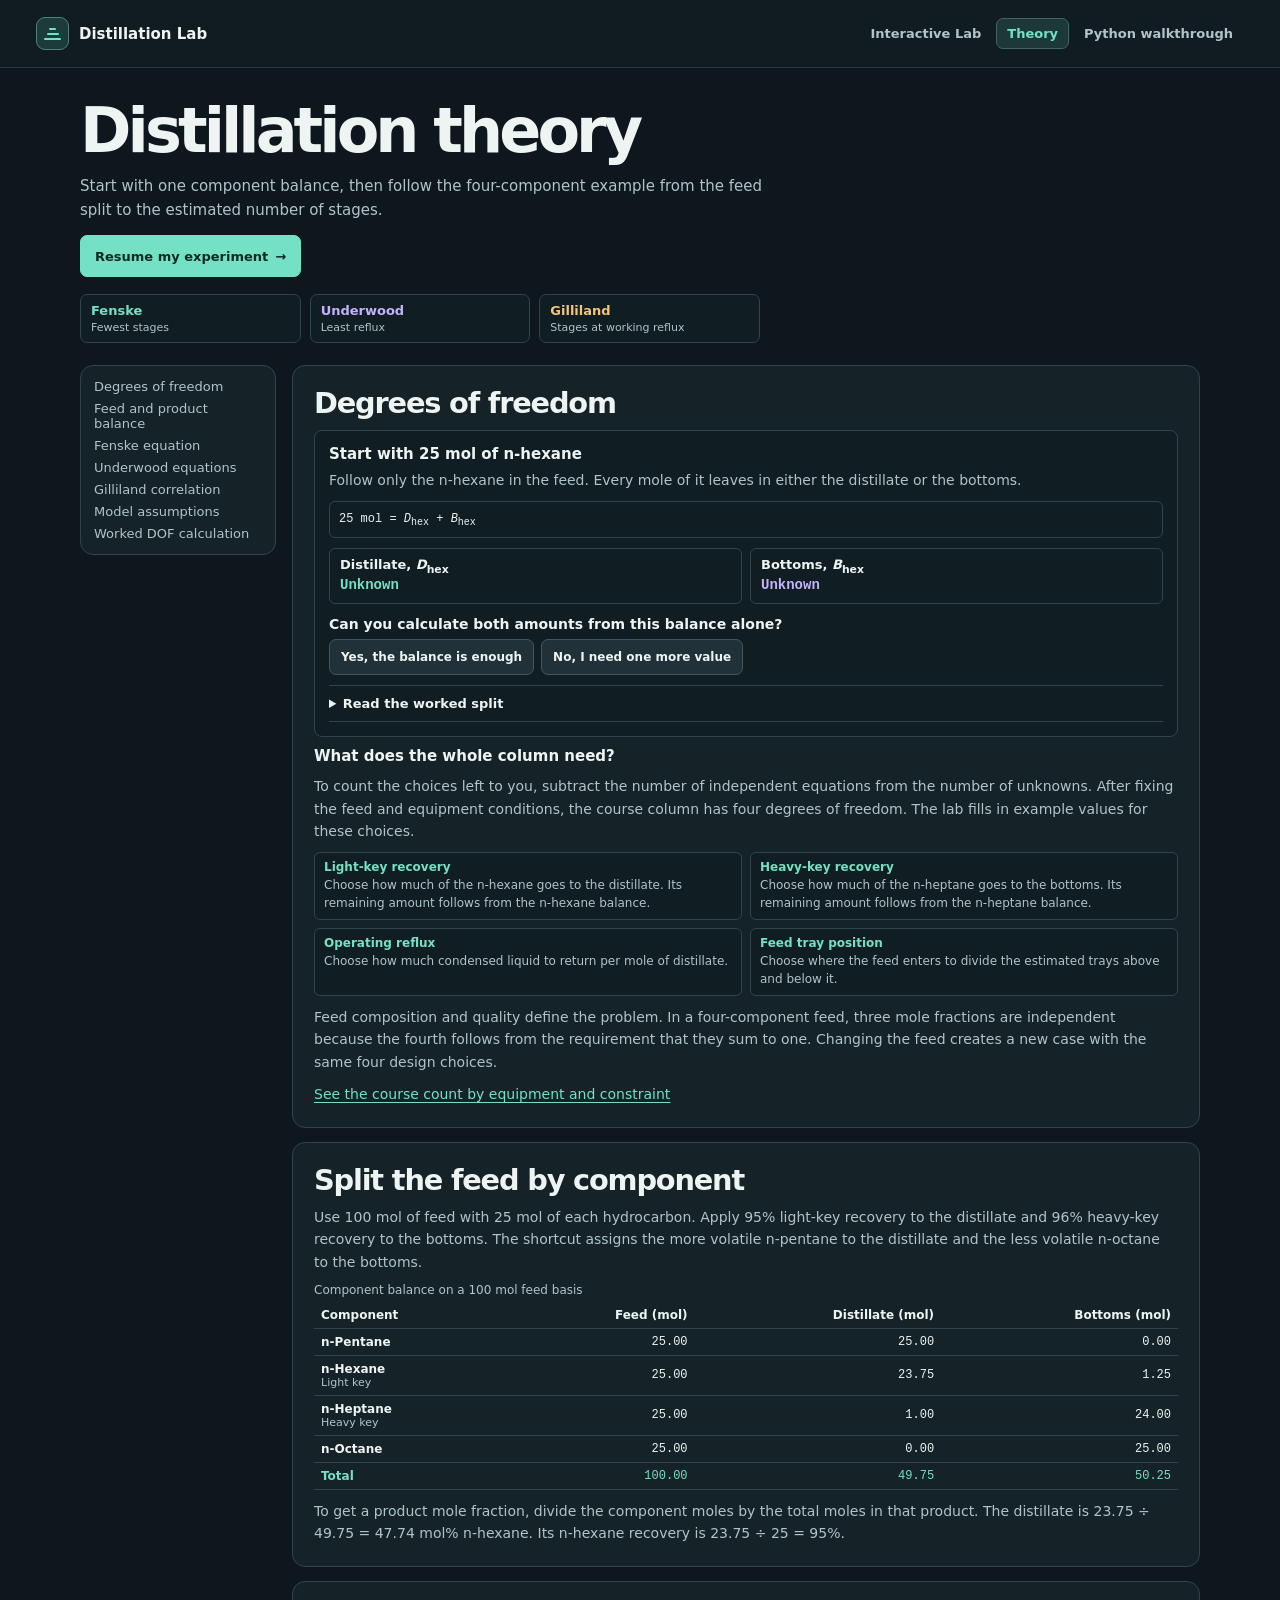
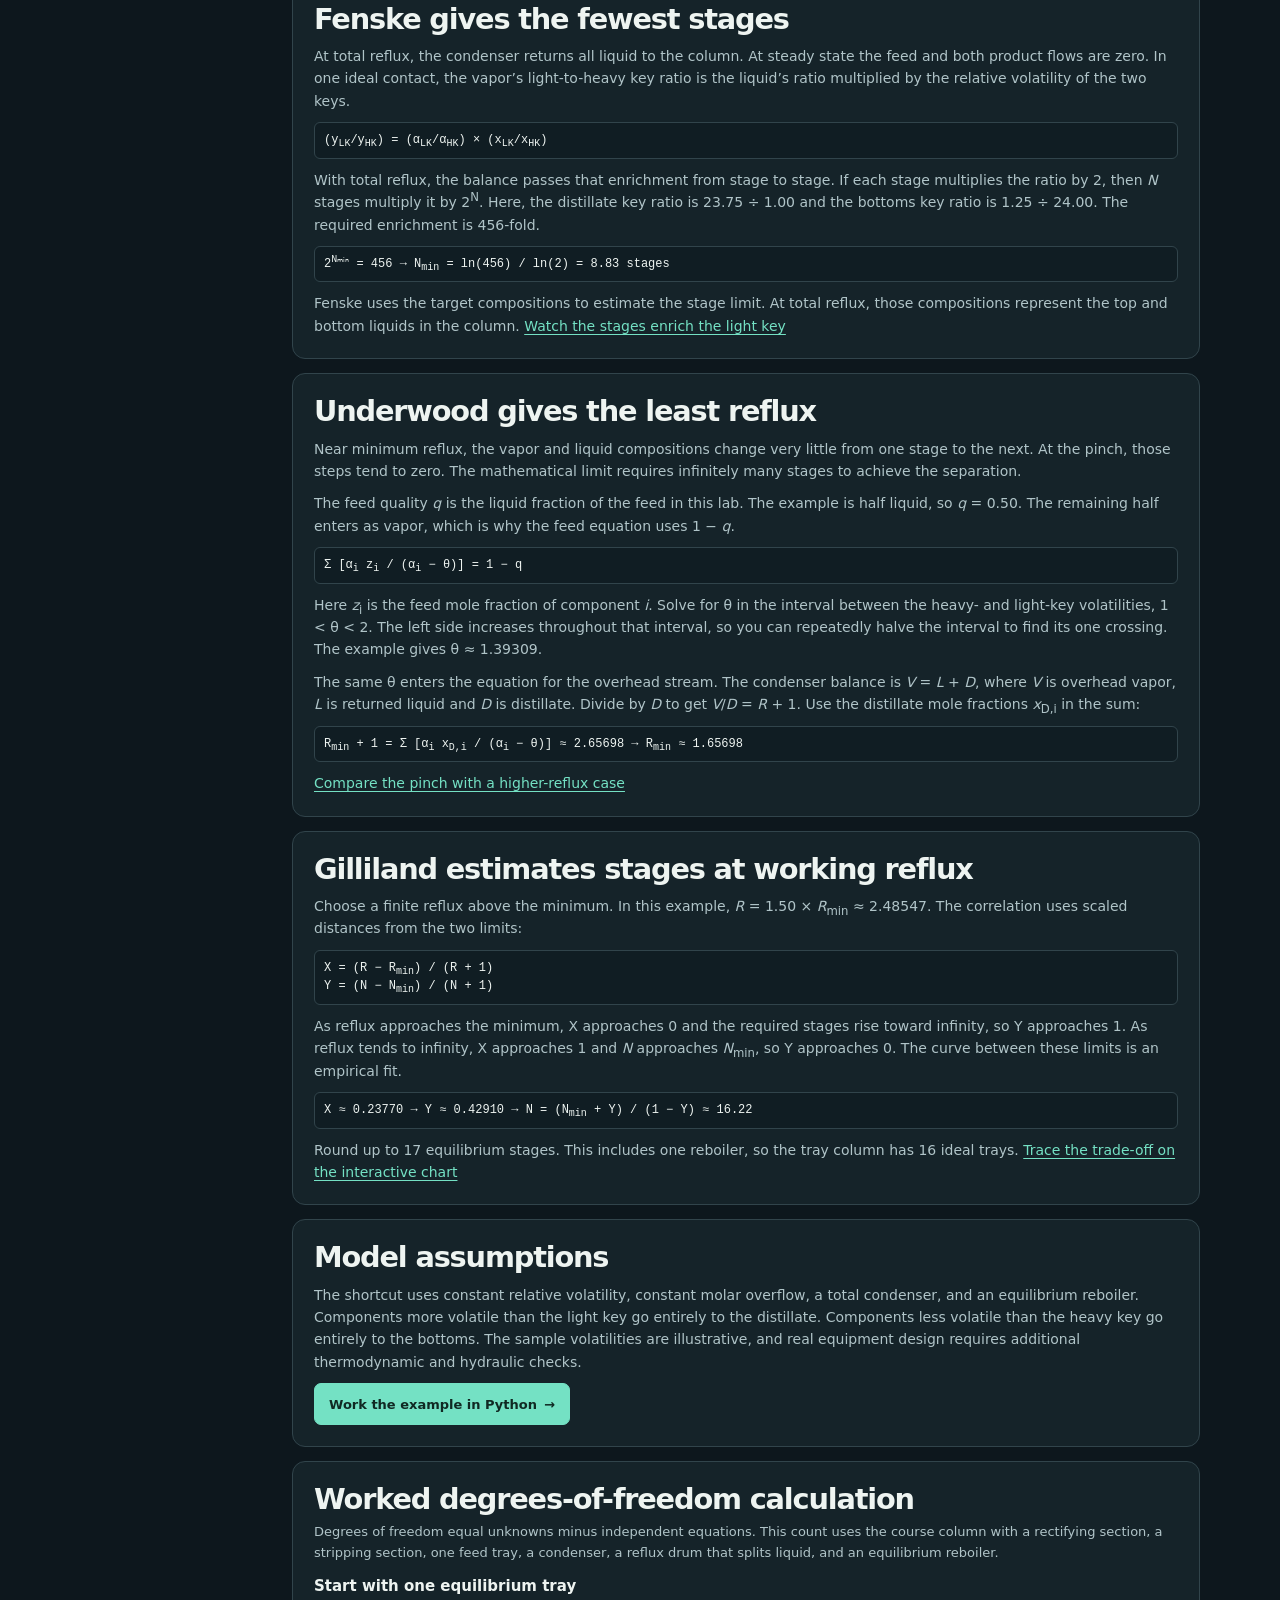
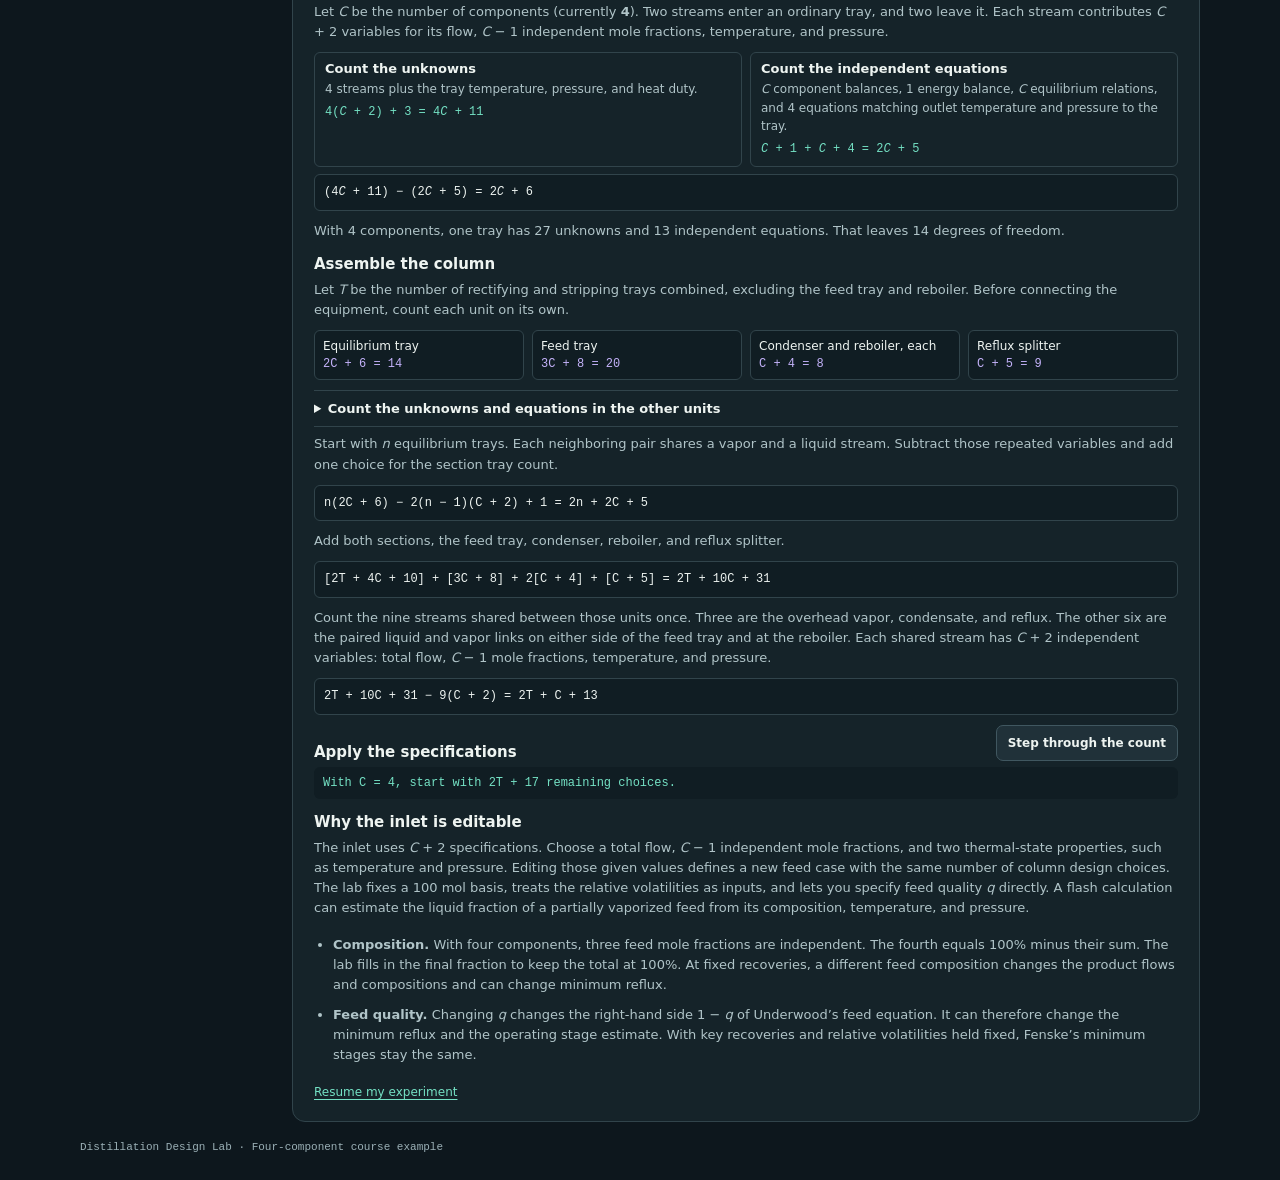
<file: theory.html>
<!doctype html>
<html lang="en">
<head>
  <meta charset="utf-8">
  <meta name="viewport" content="width=device-width, initial-scale=1">
  <meta name="theme-color" content="#0d171d">
  <title>Distillation theory · Distillation Lab</title>
  <link rel="stylesheet" href="styles.css?v=lesson-entry">
  <link rel="stylesheet" href="theory-exercises.css?v=dof-exercises">
  <script src="dof-proof.js?v=dof-exercises" defer></script>
</head>
<body>
  <header class="topbar">
    <div class="topbar-inner">
      <a class="brand" href="index.html"><span class="brand-icon" aria-hidden="true"><i></i><i></i><i></i></span> Distillation Lab</a>
      <nav class="page-tabs" aria-label="Lab pages">
        <a href="index.html">Interactive Lab</a>
        <a href="theory.html" aria-current="page">Theory</a>
        <a href="python.html" aria-label="Python walkthrough">Python<span class="tab-detail"> walkthrough</span></a>
      </nav>
    </div>
  </header>

  <main class="container study-page">
    <header class="study-intro">
      <h1>Distillation theory</h1>
      <p>Start with one component balance, then follow the four-component example from the feed split to the estimated number of stages.</p>
      <div class="study-actions">
        <a class="primary-button" href="index.html#setup">Resume my experiment <span aria-hidden="true">→</span></a>
      </div>
      <ul class="study-methods" aria-label="Shortcut design sequence">
        <li><a href="#fenske-theory"><strong>Fenske</strong><span>Fewest stages</span></a></li>
        <li><a href="#underwood-theory"><strong>Underwood</strong><span>Least reflux</span></a></li>
        <li><a href="#gilliland-theory"><strong>Gilliland</strong><span>Stages at working reflux</span></a></li>
      </ul>
    </header>

    <div class="study-layout">
      <nav class="panel study-nav" aria-label="Theory sections">
        <a href="#choices">Degrees of freedom</a>
        <a href="#balance">Feed and product balance</a>
        <a href="#fenske-theory">Fenske equation</a>
        <a href="#underwood-theory">Underwood equations</a>
        <a href="#gilliland-theory">Gilliland correlation</a>
        <a href="#assumptions">Model assumptions</a>
        <a href="#dof-calculation">Worked DOF calculation</a>
      </nav>

      <article class="study-content">
        <section class="panel study-section" id="choices">
          <h2>Degrees of freedom</h2>
          <div class="split-exercise">
            <h3>Start with 25 mol of n-hexane</h3>
            <p>Follow only the n-hexane in the feed. Every mole of it leaves in either the distillate or the bottoms.</p>
            <p class="equation">25 mol = <var>D</var><sub>hex</sub> + <var>B</var><sub>hex</sub></p>
            <dl class="split-destinations">
              <div><dt>Distillate, <var>D</var><sub>hex</sub></dt><dd id="split-distillate">Unknown</dd></div>
              <div><dt>Bottoms, <var>B</var><sub>hex</sub></dt><dd id="split-bottoms">Unknown</dd></div>
            </dl>
            <div class="split-proportions" id="split-proportions" aria-hidden="true" hidden><i></i></div>
            <div class="split-decision" id="split-decision" hidden>
              <h4>Can you calculate both amounts from this balance alone?</h4>
              <div class="split-actions">
                <button class="quiet-button" id="split-enough" type="button">Yes, the balance is enough</button>
                <button class="quiet-button" id="split-need-value" type="button">No, I need one more value</button>
              </div>
              <p class="split-feedback" id="split-feedback" role="status"></p>
            </div>
            <div class="split-decision" id="split-recovery" hidden>
              <h4>Choose the recovery to distillate</h4>
              <p>Recovery is the share of the incoming n-hexane you want in the distillate.</p>
              <div class="split-actions">
                <button class="quiet-button" type="button" data-recovery="80" aria-pressed="false">80% recovery</button>
                <button class="quiet-button" type="button" data-recovery="95" aria-pressed="false">95% recovery</button>
              </div>
              <p class="equation" id="split-calculation" role="status"></p>
            </div>
            <details class="reasoning" id="split-worked-example">
              <summary>Read the worked split</summary>
              <p>Both 15 + 10 and 20 + 5 add to 25 mol. One equation for two unknowns leaves one degree of freedom. If you specify 95% recovery to distillate, <var>D</var><sub>hex</sub> = 25 × 0.95 = 23.75 mol. The balance then gives <var>B</var><sub>hex</sub> = 25 − 23.75 = 1.25 mol.</p>
            </details>
          </div>
          <h3>What does the whole column need?</h3>
          <p>To count the choices left to you, subtract the number of independent equations from the number of unknowns. After fixing the feed and equipment conditions, the course column has four degrees of freedom. The lab fills in example values for these choices.</p>
          <dl class="study-facts">
            <div><dt>Light-key recovery</dt><dd>Choose how much of the n-hexane goes to the distillate. Its remaining amount follows from the n-hexane balance.</dd></div>
            <div><dt>Heavy-key recovery</dt><dd>Choose how much of the n-heptane goes to the bottoms. Its remaining amount follows from the n-heptane balance.</dd></div>
            <div><dt>Operating reflux</dt><dd>Choose how much condensed liquid to return per mole of distillate.</dd></div>
            <div><dt>Feed tray position</dt><dd>Choose where the feed enters to divide the estimated trays above and below it.</dd></div>
          </dl>
          <p>Feed composition and quality define the problem. In a four-component feed, three mole fractions are independent because the fourth follows from the requirement that they sum to one. Changing the feed creates a new case with the same four design choices.</p>
          <p><a href="#dof-calculation">See the course count by equipment and constraint</a></p>
        </section>

        <section class="panel study-section" id="balance">
          <h2>Split the feed by component</h2>
          <p>Use 100 mol of feed with 25 mol of each hydrocarbon. Apply 95% light-key recovery to the distillate and 96% heavy-key recovery to the bottoms. The shortcut assigns the more volatile n-pentane to the distillate and the less volatile n-octane to the bottoms.</p>
          <table class="study-table">
            <caption>Component balance on a 100 mol feed basis</caption>
            <thead><tr><th scope="col">Component</th><th scope="col">Feed (mol)</th><th scope="col">Distillate (mol)</th><th scope="col">Bottoms (mol)</th></tr></thead>
            <tbody>
              <tr><th scope="row">n-Pentane</th><td>25.00</td><td>25.00</td><td>0.00</td></tr>
              <tr><th scope="row">n-Hexane <small>Light key</small></th><td>25.00</td><td>23.75</td><td>1.25</td></tr>
              <tr><th scope="row">n-Heptane <small>Heavy key</small></th><td>25.00</td><td>1.00</td><td>24.00</td></tr>
              <tr><th scope="row">n-Octane</th><td>25.00</td><td>0.00</td><td>25.00</td></tr>
            </tbody>
            <tfoot><tr><th scope="row">Total</th><td>100.00</td><td>49.75</td><td>50.25</td></tr></tfoot>
          </table>
          <p>To get a product mole fraction, divide the component moles by the total moles in that product. The distillate is 23.75 ÷ 49.75 = 47.74 mol% n-hexane. Its n-hexane recovery is 23.75 ÷ 25 = 95%.</p>
        </section>

        <section class="panel study-section" id="fenske-theory">
          <h2>Fenske gives the fewest stages</h2>
          <p>At total reflux, the condenser returns all liquid to the column. At steady state the feed and both product flows are zero. In one ideal contact, the vapor’s light-to-heavy key ratio is the liquid’s ratio multiplied by the relative volatility of the two keys.</p>
          <p class="equation">(y<sub>LK</sub>/y<sub>HK</sub>) = (α<sub>LK</sub>/α<sub>HK</sub>) × (x<sub>LK</sub>/x<sub>HK</sub>)</p>
          <p>With total reflux, the balance passes that enrichment from stage to stage. If each stage multiplies the ratio by 2, then <var>N</var> stages multiply it by 2<sup>N</sup>. Here, the distillate key ratio is 23.75 ÷ 1.00 and the bottoms key ratio is 1.25 ÷ 24.00. The required enrichment is 456-fold.</p>
          <p class="equation">2<sup>Nₘᵢₙ</sup> = 456 → N<sub>min</sub> = ln(456) / ln(2) = 8.83 stages</p>
          <p>Fenske uses the target compositions to estimate the stage limit. At total reflux, those compositions represent the top and bottom liquids in the column. <a href="index.html#fenske">Watch the stages enrich the light key</a></p>
        </section>

        <section class="panel study-section" id="underwood-theory">
          <h2>Underwood gives the least reflux</h2>
          <p>Near minimum reflux, the vapor and liquid compositions change very little from one stage to the next. At the pinch, those steps tend to zero. The mathematical limit requires infinitely many stages to achieve the separation.</p>
          <p>The feed quality <var>q</var> is the liquid fraction of the feed in this lab. The example is half liquid, so <var>q</var> = 0.50. The remaining half enters as vapor, which is why the feed equation uses 1 − <var>q</var>.</p>
          <p class="equation">Σ [α<sub>i</sub> z<sub>i</sub> / (α<sub>i</sub> − θ)] = 1 − q</p>
          <p>Here <var>z</var><sub>i</sub> is the feed mole fraction of component <var>i</var>. Solve for θ in the interval between the heavy- and light-key volatilities, 1 &lt; θ &lt; 2. The left side increases throughout that interval, so you can repeatedly halve the interval to find its one crossing. The example gives θ ≈ 1.39309.</p>
          <p>The same θ enters the equation for the overhead stream. The condenser balance is <var>V</var> = <var>L</var> + <var>D</var>, where <var>V</var> is overhead vapor, <var>L</var> is returned liquid and <var>D</var> is distillate. Divide by <var>D</var> to get <var>V</var>/<var>D</var> = <var>R</var> + 1. Use the distillate mole fractions <var>x</var><sub>D,i</sub> in the sum:</p>
          <p class="equation">R<sub>min</sub> + 1 = Σ [α<sub>i</sub> x<sub>D,i</sub> / (α<sub>i</sub> − θ)] ≈ 2.65698 → R<sub>min</sub> ≈ 1.65698</p>
          <p><a href="index.html#underwood">Compare the pinch with a higher-reflux case</a></p>
        </section>

        <section class="panel study-section" id="gilliland-theory">
          <h2>Gilliland estimates stages at working reflux</h2>
          <p>Choose a finite reflux above the minimum. In this example, <var>R</var> = 1.50 × <var>R</var><sub>min</sub> ≈ 2.48547. The correlation uses scaled distances from the two limits:</p>
          <p class="equation">X = (R − R<sub>min</sub>) / (R + 1)<br>Y = (N − N<sub>min</sub>) / (N + 1)</p>
          <p>As reflux approaches the minimum, X approaches 0 and the required stages rise toward infinity, so Y approaches 1. As reflux tends to infinity, X approaches 1 and <var>N</var> approaches <var>N</var><sub>min</sub>, so Y approaches 0. The curve between these limits is an empirical fit.</p>
          <p class="equation">X ≈ 0.23770 → Y ≈ 0.42910 → N = (N<sub>min</sub> + Y) / (1 − Y) ≈ 16.22</p>
          <p>Round up to 17 equilibrium stages. This includes one reboiler, so the tray column has 16 ideal trays. <a href="index.html#gilliland">Trace the trade-off on the interactive chart</a></p>
        </section>

        <section class="panel study-section" id="assumptions">
          <h2>Model assumptions</h2>
          <p>The shortcut uses constant relative volatility, constant molar overflow, a total condenser, and an equilibrium reboiler. Components more volatile than the light key go entirely to the distillate. Components less volatile than the heavy key go entirely to the bottoms. The sample volatilities are illustrative, and real equipment design requires additional thermodynamic and hydraulic checks.</p>
          <a class="primary-button" href="python.html">Work the example in Python <span aria-hidden="true">→</span></a>
        </section>

        <section class="panel dof-proof" id="dof-calculation" aria-labelledby="dof-proof-title">
          <h2 id="dof-proof-title">Worked degrees-of-freedom calculation</h2>
          <p>Degrees of freedom equal unknowns minus independent equations. This count uses the course column with a rectifying section, a stripping section, one feed tray, a condenser, a reflux drum that splits liquid, and an equilibrium reboiler.</p>
          <h3>Start with one equilibrium tray</h3>
          <p>Let <var>C</var> be the number of components (currently <strong id="dof-components">4</strong>). Two streams enter an ordinary tray, and two leave it. Each stream contributes <var>C</var> + 2 variables for its flow, <var>C</var> − 1 independent mole fractions, temperature, and pressure.</p>
          <dl class="tray-count">
            <div>
              <dt>Count the unknowns</dt>
              <dd>4 streams plus the tray temperature, pressure, and heat duty.</dd>
              <dd class="tray-count-math">4(<var>C</var> + 2) + 3 = 4<var>C</var> + 11</dd>
            </div>
            <div>
              <dt>Count the independent equations</dt>
              <dd><var>C</var> component balances, 1 energy balance, <var>C</var> equilibrium relations, and 4 equations matching outlet temperature and pressure to the tray.</dd>
              <dd class="tray-count-math"><var>C</var> + 1 + <var>C</var> + 4 = 2<var>C</var> + 5</dd>
            </div>
          </dl>
          <p class="equation">(4<var>C</var> + 11) − (2<var>C</var> + 5) = 2<var>C</var> + 6</p>
          <p id="dof-tray-example">With four components, one tray has 27 unknowns and 13 independent equations. That leaves 14 degrees of freedom.</p>

          <h3>Assemble the column</h3>
          <p>Let <var>T</var> be the number of rectifying and stripping trays combined, excluding the feed tray and reboiler. Before connecting the equipment, count each unit on its own.</p>
          <dl id="unit-counts">
            <div><dt>Equilibrium tray</dt><dd>2C + 6 = <span id="dof-equilibrium-tray">14</span></dd></div>
            <div><dt>Feed tray</dt><dd>3C + 8 = <span id="dof-feed-tray">20</span></dd></div>
            <div><dt>Condenser and reboiler, each</dt><dd>C + 4 = <span id="dof-condenser-reboiler">8</span></dd></div>
            <div><dt>Reflux splitter</dt><dd>C + 5 = <span id="dof-splitter">9</span></dd></div>
          </dl>
          <details class="reasoning">
            <summary>Count the unknowns and equations in the other units</summary>
            <p>Each unit adds its own temperature, pressure, and heat duty. Each outlet shares the unit temperature and pressure, giving two equations per outlet.</p>
            <ul>
              <li><strong>Feed tray.</strong> Adding a feed stream adds <var>C</var> + 2 unknowns. The same equations apply, so the difference is 3<var>C</var> + 8.</li>
              <li><strong>Equilibrium reboiler.</strong> One inlet and two outlets give 3(<var>C</var> + 2) + 3 unknowns. Subtract the same 2<var>C</var> + 5 equations as for an equilibrium tray. The difference is <var>C</var> + 4.</li>
              <li><strong>Total condenser.</strong> One vapor inlet and one liquid outlet give 2(<var>C</var> + 2) + 3 unknowns. The <var>C</var> component balances, energy balance, and two outlet temperature and pressure equations leave <var>C</var> + 4. The saturation condition for the liquid outlet is specified later.</li>
              <li><strong>Reflux splitter.</strong> One inlet and two outlets give 3(<var>C</var> + 2) + 3 unknowns. Subtract <var>C</var> component balances, one energy balance, four outlet temperature and pressure equations, and <var>C</var> − 1 equations equating the two outlet compositions. The difference is <var>C</var> + 5.</li>
            </ul>
          </details>
          <p>Start with <var>n</var> equilibrium trays. Each neighboring pair shares a vapor and a liquid stream. Subtract those repeated variables and add one choice for the section tray count.</p>
          <p class="equation">n(2C + 6) − 2(n − 1)(C + 2) + 1 = 2n + 2C + 5</p>
          <p>Add both sections, the feed tray, condenser, reboiler, and reflux splitter.</p>
          <p class="equation">[2T + 4C + 10] + [3C + 8] + 2[C + 4] + [C + 5] = 2T + 10C + 31</p>
          <p>Count the nine streams shared between those units once. Three are the overhead vapor, condensate, and reflux. The other six are the paired liquid and vapor links on either side of the feed tray and at the reboiler. Each shared stream has <var>C</var> + 2 independent variables: total flow, <var>C</var> − 1 mole fractions, temperature, and pressure.</p>
          <p class="equation">2T + 10C + 31 − 9(C + 2) = 2T + C + 13</p>

          <div class="section-top proof-heading">
            <h3>Apply the specifications</h3>
            <button class="quiet-button" id="proof-next" type="button" hidden>Step through the count</button>
          </div>
          <div class="proof-readout" id="proof-current" role="status" hidden></div>
          <table class="proof-table" id="proof-table">
            <thead><tr><th scope="col">Specification</th><th scope="col">Uses</th><th scope="col">DOF left</th></tr></thead>
            <tbody>
              <tr><th scope="row">Pressure and heat duty for each section tray</th><td>2T</td><td><span id="dof-after-trays">17</span></td></tr>
              <tr><th scope="row">Inlet flow basis, composition, and thermal state</th><td id="dof-feed-used">6</td><td>11</td></tr>
              <tr><th scope="row">Adiabatic reflux splitter</th><td>1</td><td>10</td></tr>
              <tr><th scope="row">Pressure and heat duty at the feed tray</th><td>2</td><td>8</td></tr>
              <tr><th scope="row">Condenser, reboiler, and reflux splitter pressures</th><td>3</td><td>5</td></tr>
              <tr><th scope="row">Saturated liquid from the total condenser</th><td>1</td><td><strong>4</strong></td></tr>
            </tbody>
          </table>
          <div id="proof-conclusion">
            <p>After specifying tray pressures and duties, the remaining count is (<var>C</var> + 13) − (<var>C</var> + 2) − 1 − 2 − 3 − 1 = 4. Increasing the number of components adds the same number of variables to the inlet specification as to the column count.</p>
            <p>The <a href="#choices">four remaining choices</a> are the light- and heavy-key recoveries, the operating reflux multiplier, and the feed tray position. For comparison, the course simulation case specifies the two section tray counts, distillate flow, and operating reflux ratio.</p>
          </div>

          <h3>Why the inlet is editable</h3>
          <p>The inlet uses <var>C</var> + 2 specifications. Choose a total flow, <var>C</var> − 1 independent mole fractions, and two thermal-state properties, such as temperature and pressure. Editing those given values defines a new feed case with the same number of column design choices. The lab fixes a 100 mol basis, treats the relative volatilities as inputs, and lets you specify feed quality <var>q</var> directly. A flash calculation can estimate the liquid fraction of a partially vaporized feed from its composition, temperature, and pressure.</p>
          <ul>
            <li><strong>Composition.</strong> With four components, three feed mole fractions are independent. The fourth equals 100% minus their sum. The lab fills in the final fraction to keep the total at 100%. At fixed recoveries, a different feed composition changes the product flows and compositions and can change minimum reflux.</li>
            <li><strong>Feed quality.</strong> Changing <var>q</var> changes the right-hand side 1 − <var>q</var> of Underwood’s feed equation. It can therefore change the minimum reflux and the operating stage estimate. With key recoveries and relative volatilities held fixed, Fenske’s minimum stages stay the same.</li>
          </ul>
          <a href="index.html#setup">Resume my experiment</a>
        </section>
      </article>
    </div>
    <footer>Distillation Design Lab · Four-component course example</footer>
  </main>
</body>
</html>
</file>
<file: styles.css>
:root {
  color-scheme: dark;
  --page: #0d171d;
  --panel: #152329;
  --inset: #101d23;
  --edge: #31444b;
  --text: #eef4f1;
  --muted: #b0c4c8;
  --subtle: #9bb0b6;
  --teal: #74e1c4;
  --violet: #c4b2fa;
  --amber: #f4c477;
  --mono: ui-monospace, 'Cascadia Mono', Consolas, monospace;
  font-family: Inter, 'Segoe UI', system-ui, sans-serif;
  background: var(--page);
  color: var(--text);
}
* { box-sizing: border-box; }
body { margin: 0; }
h1, h2, h3, p, figure, dl { margin: 0; }
button, input, select { font: inherit; }
button, select, summary { cursor: pointer; }
button:disabled, input:disabled { cursor: default; opacity: .55; }
a { color: inherit; }
sub, sup { line-height: 0; }
:focus-visible { outline: 2px solid var(--teal); outline-offset: 3px; }
[hidden] { display: none !important; }
.sr-only {
  position: absolute;
  width: 1px;
  height: 1px;
  padding: 0;
  margin: -1px;
  overflow: hidden;
  clip-path: inset(50%);
  white-space: nowrap;
  border: 0;
}

.topbar { border-bottom: 1px solid #263941; background: #101b22; }
.topbar-inner, .container { width: min(1250px, calc(100% - 72px)); margin-inline: auto; }
.topbar-inner { display: flex; align-items: center; justify-content: space-between; gap: 20px; min-height: 67px; }
.brand { display: inline-flex; align-items: center; gap: 10px; font-size: 15px; font-weight: 670; text-decoration: none; white-space: nowrap; }
.brand-icon {
  display: grid;
  align-content: center;
  justify-items: center;
  gap: 3px;
  width: 33px;
  height: 33px;
  border-radius: 9px;
  border: 1px solid #4a837a;
  background: #1c3c3a;
}
.brand-icon i { height: 2px; background: var(--teal); border-radius: 2px; }
.brand-icon i:nth-child(1) { width: 7px; }
.brand-icon i:nth-child(2) { width: 12px; }
.brand-icon i:nth-child(3) { width: 17px; }
.page-tabs { display: flex; flex-wrap: wrap; gap: 4px; }
.page-tabs a {
  border: 1px solid transparent;
  border-radius: 7px;
  padding: 7px 10px;
  color: var(--muted);
  font-size: 13px;
  font-weight: 650;
  text-decoration: none;
}
.page-tabs a:hover { color: var(--text); background: #203139; }
.page-tabs a[aria-current="page"] { border-color: #41665f; background: #1c3838; color: var(--teal); }
.nav-links {
  position: sticky;
  top: 0;
  z-index: 4;
  padding-block: 4px;
  border-bottom: 1px solid var(--edge);
  background: var(--page);
}
.section-menu-items {
  display: flex;
  flex-wrap: wrap;
  gap: 2px 6px;
}
.nav-links .section-menu-toggle { display: none; }
.nav-links a { display: flex; min-height: 36px; align-items: center; padding: 6px 9px; border-radius: 6px; color: var(--muted); font-size: 12px; font-weight: 600; text-decoration: none; }
.nav-links a:hover { background: var(--panel); }
.nav-links a:hover, .text-link:hover { color: var(--teal); text-decoration: underline; }

.quiet-button, .primary-button {
  display: inline-flex;
  justify-content: center;
  align-items: center;
  gap: 7px;
  min-height: 36px;
  padding: 6px 11px;
  border: 1px solid #405760;
  border-radius: 7px;
  background: #203139;
  color: var(--text);
  font-size: 12px;
  font-weight: 650;
}
.quiet-button:hover:enabled { background: #2a414a; }
.primary-button {
  background: var(--teal);
  border-color: var(--teal);
  color: #102923;
  min-height: 42px;
  font-size: 13px;
  text-decoration: none;
  padding-inline: 14px;
}
.primary-button:hover { background: #a3f1dd; }
select { max-width: 100%; background: var(--inset); color: var(--text); border: 1px solid #415860; border-radius: 7px; padding: 7px 9px; font-size: 12px; }

.option-with-help { display: inline-flex; align-items: center; gap: 5px; min-width: 0; max-width: 100%; }
.option-with-help select { min-width: 0; }
.help-trigger {
  display: inline-grid;
  flex: 0 0 24px;
  place-items: center;
  width: 24px;
  height: 24px;
  padding: 0;
  border: 0;
  border-radius: 50%;
  background: transparent;
}
.help-icon {
  display: grid;
  place-items: center;
  width: 16px;
  height: 16px;
  border: 1px solid #9de6d4;
  border-radius: 50%;
  background: #83dcc6;
  color: #102923;
  font: 750 11px/1 var(--mono);
}
.help-trigger:hover .help-icon,
.option-with-help:has(.option-help:popover-open) .help-icon { background: #b8f4e4; }
.option-help {
  display: none;
  width: min(300px, calc(100vw - 24px));
  max-height: calc(100dvh - 24px);
  overflow: auto;
  padding: 12px 14px;
  border: 1px solid #52777f;
  border-radius: 8px;
  background: #1a2b32;
  color: var(--muted);
  box-shadow: 0 8px 28px #071116b3;
  text-align: left;
  font: 400 13px/1.5 Inter, 'Segoe UI', system-ui, sans-serif;
}
.option-help:popover-open { display: block; }
.option-help strong { display: block; margin-bottom: 4px; color: var(--text); }
@supports (position-area: block-end span-inline-end) {
  @position-try --center-option-help {
    position-area: none;
    inset: 0;
    margin: auto;
  }
  .option-help {
    position-area: block-end span-inline-end;
    position-try-fallbacks: flip-inline, flip-block, flip-inline flip-block, --center-option-help;
    inset: auto;
    margin: 6px 0;
  }
  @media (max-width: 600px) {
    .option-help {
      position-area: block-end span-all;
      justify-self: center;
      position-try-fallbacks: flip-block, --center-option-help;
    }
  }
}

.intro { display: grid; grid-template-columns: minmax(0, 1fr) minmax(0, 1fr); gap: clamp(22px, 5vw, 70px); align-items: start; padding: 34px 0 26px; }
.hero-copy { padding-block: 8px 0; min-width: 0; }
.eyebrow { color: var(--accent, var(--teal)); font: 600 11px/1.45 var(--mono); letter-spacing: .105em; }
h1 { margin: 8px 0 13px; font-size: clamp(44px, 5.7vw, 79px); line-height: .99; font-weight: 710; letter-spacing: -.063em; }
h1 em { color: var(--teal); font-style: normal; }
.hero-copy > p:not(.eyebrow) { max-width: 42ch; margin-bottom: 13px; color: var(--muted); font-size: 15px; line-height: 1.55; }
.intro-actions { display: flex; align-items: center; flex-wrap: wrap; gap: 6px 16px; }
.intro-actions .text-link { display: inline-flex; align-items: center; gap: 4px; min-height: 40px; margin: 0; }
.primer { display: grid; gap: 8px; margin-top: 20px; padding-top: 11px; border-top: 1px solid var(--edge); }
.primer div { display: grid; grid-template-columns: 58px minmax(0, 1fr); gap: 8px; color: var(--muted); font-size: 12px; line-height: 1.45; }
.primer dt { color: var(--text); font-weight: 680; }
.primer dd { margin: 0; }

.prediction { align-self: center; border-color: #497b74; background: linear-gradient(155deg, #203934, var(--panel) 54%); }
.prediction h2 { font-size: clamp(22px, 3.2vw, 34px); }
.lesson-route { display: grid; gap: 6px; margin: 10px 0 0; padding-inline-start: 22px; color: var(--muted); font-size: 14px; line-height: 1.5; }
.lesson-route li::marker { color: var(--teal); font-weight: 650; }
.prediction-context, .prediction-terms, .prediction .input-caption, .prediction-record { max-width: 58ch; margin-top: 7px; color: var(--muted); font-size: 13px; line-height: 1.5; }
.prediction .prediction-terms { color: var(--subtle); font-size: 12px; }
.prediction .input-caption { margin-block: 0 8px; color: var(--amber); }
.prediction-choices { min-width: 0; padding: 0; margin: 15px 0 13px; border: 0; }
.prediction-choices legend { padding: 0; font-size: 14px; font-weight: 650; }
.prediction-choices div, .comparison-actions, .case-presets { display: flex; align-items: center; flex-wrap: wrap; gap: 7px; }
.prediction-choices div { margin-top: 7px; }
.prediction-choices label { display: inline-flex; align-items: center; gap: 6px; min-height: 38px; padding: 6px 10px; border: 1px solid var(--edge); border-radius: 7px; background: var(--inset); font-size: 13px; cursor: pointer; }
.prediction-choices label:has(input:checked) { border-color: var(--teal); color: var(--teal); }
.prediction-choices input { accent-color: var(--teal); }
.prediction .prediction-record { color: var(--teal); }

.panel { min-width: 0; border: 1px solid var(--edge); background: var(--panel); border-radius: 13px; padding: 21px; }
.panel[id] { scroll-margin-top: 52px; }
.intro .prediction[id] { scroll-margin-top: 12px; }
.section-top { display: flex; align-items: start; justify-content: space-between; gap: 12px; }
.panel h2 { font-size: clamp(20px, 2.25vw, 31px); letter-spacing: -.041em; font-weight: 685; line-height: 1.12; }
.panel .eyebrow { margin-bottom: 5px; }
.panel h3 { font-size: 15px; font-weight: 680; }
.connection-caption { margin-top: 4px; color: var(--muted); font-size: 12px; line-height: 1.54; }
.equipment { margin-bottom: 18px; background: linear-gradient(155deg, #1b2d33, var(--panel) 55%); box-shadow: 0 13px 40px #07111666; }
.equipment h2 { font-size: 20px; }
.equipment-mode { flex-shrink: 0; }
.equipment .primer { grid-template-columns: repeat(2, minmax(0, 1fr)); }
.equipment-diagram {
  margin-top: 11px;
  max-width: 800px;
  margin-inline: auto;
  position: relative;
  border: 1px solid #31454c;
  border-radius: 8px;
  overflow: hidden;
  background-color: #0f1e25;
  background-image: linear-gradient(#23404a54 1px, transparent 1px), linear-gradient(90deg, #23404a54 1px, transparent 1px);
  background-size: 18px 18px;
}
#equipment-plot { display: block; width: 100%; height: 302px; }
#equipment-motion { position: absolute; inset: 0; width: 100%; height: 100%; pointer-events: none; }
.equipment-controls, .demo-controls { display: flex; align-items: center; justify-content: space-between; flex-wrap: wrap; gap: 8px; margin-block: 9px; }
.equipment-controls .quiet-button, .demo-controls .quiet-button { min-height: 32px; }
.diagram-legend { display: flex; flex-wrap: wrap; gap: 6px 12px; color: var(--muted); font-size: 11px; }
.diagram-legend i { font-style: normal; font: 600 13px var(--mono); }
.vapor-key i { color: var(--amber); }
.liquid-key i { color: var(--teal); }
.product-key i { color: var(--violet); }
.tray-allocation { color: var(--teal); font: 11px/1.5 var(--mono); margin-top: 7px; }

.dof, .products, .lesson, .connection { margin-bottom: 18px; }
.setup-actions { display: flex; align-items: center; flex-wrap: wrap; justify-content: end; gap: 7px 10px; flex-shrink: 0; }
.dof .section-top .connection-caption { max-width: 78ch; }
.setup-plan { display: grid; grid-template-columns: repeat(3, minmax(0, 1fr)); gap: 9px; margin-top: 13px; }
.setup-plan > div { padding: 9px 11px; border: 1px solid var(--edge); border-radius: 7px; background: var(--inset); }
.setup-plan dt { color: var(--teal); font-size: 13px; font-weight: 650; }
.setup-plan dd, .guided-case p { margin: 4px 0 0; color: var(--muted); font-size: 13px; line-height: 1.45; }
.guided-case { display: flex; align-items: start; justify-content: space-between; flex-wrap: wrap; gap: 10px 16px; margin-top: 12px; padding: 11px; border-left: 2px solid var(--teal); background: var(--inset); }
.guided-case p { max-width: 75ch; }
.dof-readout { color: var(--muted); font-size: 11px; white-space: nowrap; }
.dof-readout output { color: var(--teal); font: 600 19px var(--mono); margin-right: 3px; }
.dof-grid { display: grid; grid-template-columns: repeat(2, minmax(0, 1fr)); align-items: start; gap: 16px; margin-top: 15px; }
.input-group { min-width: 0; margin: 0; padding: 5px 12px 9px; border: 1px solid var(--edge); border-radius: 8px; background: var(--inset); }
.input-group legend { font-size: 13px; font-weight: 680; color: var(--teal); padding: 0 5px; }
.input-group .input-caption { margin: 5px 0 4px; color: var(--muted); font-size: 12px; line-height: 1.45; }
.component-picker { position: relative; }
.component-picker label, .key-pair-field label { font-size: 13px; font-weight: 600; }
.component-search-field {
  display: flex;
  align-items: center;
  gap: 8px;
  margin-top: 4px;
  padding-inline: 9px;
  border: 1px solid #415860;
  border-radius: 7px;
  background: #0c191f;
}
.component-search-field:focus-within { outline: 2px solid var(--teal); outline-offset: 2px; }
.component-search-field input { flex: 1; min-width: 0; padding: 9px 0; border: 0; outline: 0; background: transparent; color: var(--text); font-size: 13px; }
.search-icon { position: relative; flex: 0 0 11px; align-self: center; height: 11px; border: 1.5px solid var(--teal); border-radius: 50%; margin-right: 3px; }
.search-icon::after { content: ''; position: absolute; right: -4px; bottom: -2px; width: 5px; height: 1.5px; background: var(--teal); transform: rotate(45deg); }
.component-results {
  position: absolute;
  z-index: 5;
  inset-inline: 0;
  margin: 4px 0 0;
  padding: 4px;
  max-height: 242px;
  overflow: auto;
  list-style: none;
  border: 1px solid #52777f;
  border-radius: 7px;
  background: #17282e;
  box-shadow: 0 8px 20px #081318b3;
}
.component-results button {
  display: flex;
  justify-content: space-between;
  gap: 8px;
  width: 100%;
  padding: 7px;
  border: 0;
  border-radius: 5px;
  background: transparent;
  color: var(--text);
  text-align: left;
  overflow-wrap: anywhere;
}
.component-results button:hover, .component-results button:focus-visible { background: #25434b; }
.component-results small, .search-note { color: var(--muted); font-size: 11px; }
.search-note { padding: 6px; }
.custom-component { margin-top: 7px; padding: 8px; border: 1px solid var(--edge); border-radius: 7px; }
.custom-component p { color: var(--muted); font-size: 12px; overflow-wrap: anywhere; }
.custom-component-row, .mixture-summary, .key-pair-field { display: flex; align-items: center; flex-wrap: wrap; gap: 6px 9px; }
.custom-component-row { margin-block: 5px; }
.mixture-summary { justify-content: space-between; margin-top: 7px; color: var(--muted); font-size: 12px; }
.mixture-summary .quiet-button { min-height: 28px; padding-block: 3px; }
.case-presets { margin-top: 6px; }
.case-presets .quiet-button { min-height: 34px; }
.key-pair-field { align-items: flex-start; margin-bottom: 6px; }
.key-pair-field select { flex: 1 1 180px; min-width: 0; }
.key-pair-field select, #feed-conditions { max-width: 100%; }
#feed-conditions { margin-top: 8px; }
.remove-component { width: 27px; height: 27px; padding: 0; border: 1px solid var(--edge); border-radius: 5px; background: #1e3036; color: var(--text); }
.remove-component:hover { background: #35464a; }
#mixture-inputs { margin-top: 8px; }
.mixture-table { width: 100%; border-collapse: collapse; text-align: left; font-size: 12px; }
.mixture-table caption { margin-bottom: 4px; text-align: left; color: var(--muted); font-size: 11px; }
.mixture-table th, .mixture-table td { padding: 4px 3px; border-bottom: 1px solid var(--edge); }
.mixture-table th { font-weight: 600; }
.mixture-table th:first-child { overflow-wrap: anywhere; }
.mixture-table .value { width: 52px; padding-inline: 3px; font-size: 11px; }
.mixture-table small { display: block; color: var(--subtle); }
.value {
  flex-shrink: 0;
  width: 64px;
  padding: 5px 6px;
  border-radius: 5px;
  border: 1px solid #405760;
  background: #0c191f;
  color: var(--teal);
  font: 600 13px var(--mono);
  text-align: center;
  appearance: textfield;
}
.value::-webkit-inner-spin-button { appearance: none; }
.value[aria-invalid="true"] { border-color: var(--amber); }
.value[readonly] { color: var(--muted); border-color: transparent; background: #1c2a30; }
.control { padding: 9px 0 7px; border-bottom: 1px solid var(--edge); }
.control:last-child { border-bottom: 0; padding-bottom: 0; }
#recovery-controls { padding-bottom: 7px; border-bottom: 1px solid var(--edge); }
.control-title { display: flex; align-items: center; justify-content: space-between; gap: 6px; }
.control-title label { font-size: 13px; font-weight: 600; }
.symbol { color: var(--subtle); font: 11px var(--mono); margin-left: 3px; }
input[type="range"] { accent-color: var(--teal); }
.control input[type="range"], #sweep-range {
  --fill: 0%;
  display: block;
  width: 100%;
  height: 6px;
  margin: 10px 0 7px;
  border-radius: 10px;
  background: linear-gradient(to right, #61c8b3 var(--fill), #3a5159 var(--fill));
  appearance: none;
  cursor: pointer;
}
input[type="range"]::-webkit-slider-thumb { appearance: none; width: 15px; height: 15px; background: var(--teal); border: 2px solid #183e37; border-radius: 50%; }
input[type="range"]::-moz-range-thumb { width: 12px; height: 12px; background: var(--teal); border: 2px solid #183e37; border-radius: 50%; }
.control-endpoints { display: flex; justify-content: space-between; gap: 5px; color: var(--subtle); font: 10px/1.35 var(--mono); }
.input-error { margin-top: 9px; color: var(--amber); font-size: 13px; line-height: 1.45; }
.setup-footer { margin-top: 12px; display: flex; align-items: center; flex-wrap: wrap; gap: 6px 16px; }
.setup-footer a:not(.primary-button), .text-link, .dof-proof a { color: var(--teal); font-size: 12px; text-underline-offset: 3px; }

.products { display: grid; grid-template-columns: minmax(0, .75fr) minmax(0, 1.25fr); gap: 16px; }
.products h2 { font-size: 22px; }
.products-intro > p:not(.equation) { margin-block: 6px 10px; color: var(--muted); font-size: 13px; line-height: 1.52; }
.product-streams { display: grid; grid-template-columns: repeat(2, minmax(0, 1fr)); gap: 12px; }
.product-stream { min-width: 0; padding: 10px 12px; border: 1px solid var(--edge); border-radius: 8px; background: var(--inset); }
.product-stream h3 { font-size: 12px; margin-bottom: 8px; }
.composition-bar, .key-bar { display: flex; height: 9px; overflow: hidden; border-radius: 3px; background: #3a5159; }
.composition-bar .stream-segment { flex: 0 0 var(--segment-width); background: var(--component-color); }
.product-stream dl { margin: 7px 0 0; }
.product-stream dl div { display: flex; justify-content: space-between; gap: 6px; align-items: baseline; color: var(--muted); font-size: 11px; line-height: 1.6; }
.product-stream dt { display: flex; min-width: 0; gap: 5px; align-items: baseline; }
.product-stream dt span { overflow-wrap: anywhere; }
.component-dot { width: 6px; height: 6px; flex: 0 0 6px; border-radius: 50%; background: var(--component-color); }
.product-stream dd { margin: 0; font-family: var(--mono); white-space: nowrap; }
.product-stream .carryover { color: var(--text); font-weight: 650; }
.product-stream .carryover dd { color: var(--component-color); }
.stream-rate { color: var(--muted); font: 11px var(--mono); display: block; margin-top: 3px; }

.fenske { --accent: var(--teal); }
.underwood { --accent: var(--violet); }
.connection { --accent: var(--amber); }
.lesson { display: grid; grid-template-columns: repeat(2, minmax(0, 1fr)); gap: clamp(15px, 3.5vw, 46px); }
.lesson h2 { max-width: 24ch; }
.lesson-copy > p:not(.eyebrow, .metric), .demo-panel p, .demo-panel figcaption, .reasoning p, .plot-explanation {
  margin-top: 7px;
  color: var(--muted);
  font-size: 13px;
  line-height: 1.55;
}
.metric { color: var(--accent); font: 650 35px/1.15 var(--mono); letter-spacing: -.05em; margin: 8px 0; }
.metric > span { color: var(--muted); font: 12px Inter, 'Segoe UI', system-ui, sans-serif; letter-spacing: 0; }
.equation {
  padding: 8px 9px;
  border: 1px solid var(--edge);
  border-radius: 6px;
  background: var(--inset);
  color: var(--text) !important;
  font: 12px/1.55 var(--mono) !important;
  overflow-wrap: anywhere;
}
.equation-follow { margin-top: 5px; }
.root { display: inline-block; color: var(--violet); margin-left: 5px; }
.reasoning { margin-top: 10px; padding: 8px 0; border-block: 1px solid var(--edge); }
.reasoning summary { font-size: 13px; font-weight: 650; color: var(--accent, var(--text)); padding-block: 2px; }
.text-link { display: inline-block; margin-top: 8px; }
.lesson-links { display: flex; flex-wrap: wrap; gap: 0 12px; }
.demo-panel { min-width: 0; align-self: start; padding: 13px; border: 1px solid var(--edge); border-radius: 8px; background: var(--inset); }
.demo-panel .equation { background: #13232b; }
.demo-controls { justify-content: start; }
.key-bars { display: grid; gap: 10px; margin: 12px 0; }
.key-bar { background: #7564ac; height: 14px; }
.key-bar i { display: block; width: 0; background: var(--teal); }
#stage-current-bar { transition: width .32s ease-out; }
.key-current { border: 1px solid #41665f; padding: 7px; border-radius: 6px; background: #1a3034; }
.bar-heading { display: flex; justify-content: space-between; gap: 6px; font-size: 12px; color: var(--muted); margin-bottom: 4px; }
.bar-heading strong { color: var(--text); font: 600 12px var(--mono); }
.light-text { color: var(--teal); }
.heavy-text { color: var(--violet); }
#pinch-plot, #root-plot { display: block; width: 100%; border: 1px solid #2f444c; border-radius: 6px; background: #0d1a21; margin-block: 7px; }
#pinch-plot { height: 227px; }
#root-plot { height: 135px; }
.pinch-options { margin-top: 8px; }
.condenser-proof { margin-top: 12px; }
.condensate-diagram { margin-top: 10px; }
.condensate-inlet {
  text-align: center;
  color: var(--muted);
  font-size: 12px;
}
.condensate-inlet::after { content: ''; display: block; width: 2px; height: 12px; margin-inline: auto; background: var(--teal); }
.condensate-inlet strong { margin-inline-start: 4px; color: var(--text); }
.condensate-drum {
  width: min(215px, 84%);
  margin-inline: auto;
  padding: 7px 13px;
  border: 1px solid var(--subtle);
  border-radius: 24px;
  background: #14252c;
  text-align: center;
  font-size: 12px;
}
.condensate-split { height: 9px; margin-top: 5px; overflow: hidden; border-radius: 6px; background: var(--violet); }
.condensate-split i { display: block; width: var(--reflux-share, 100%); height: 100%; background: var(--teal); transition: width .3s ease; }
.condensate-pipes { display: flex; width: 50%; height: 17px; margin-inline: auto; }
.condensate-pipes i { flex: 1; border-top: 2px solid; border-left: 2px solid; border-top-left-radius: 5px; color: var(--teal); }
.condensate-pipes i + i { border-left: 0; border-right: 2px solid; border-radius: 0 5px 0 0; color: var(--violet); }
.condensate-diagram[data-total="true"] .condensate-pipes i + i { border-top-style: dashed; border-right-style: dashed; color: var(--subtle); }
.condensate-outlets, .pinch-measures { display: grid; grid-template-columns: repeat(2, minmax(0, 1fr)); gap: 7px; }
.condensate-outlets > div, .pinch-measures > div {
  padding: 7px 8px;
  border: 1px solid var(--edge);
  border-radius: 6px;
  background: #14252c;
}
.condensate-outlets dt, .pinch-measures dt { color: var(--muted); font-size: 12px; }
.condensate-outlets dd, .pinch-measures dd { margin: 4px 0 0; color: var(--teal); font: 650 13px/1.3 var(--mono); }
.condensate-outlets > div:last-child dd, .pinch-measures > div:first-child dd { color: var(--violet); }
.condensate-diagram[data-total="true"] .condensate-outlets > div:last-child { border-style: dashed; background: transparent; }
#condenser-proof-result { display: block; margin-top: 3px; color: var(--text); }
.pinch-measures { margin-top: 8px; }
.lesson-action { margin-top: 10px; }

.case-comparison { margin-bottom: 18px; }
.case-grid { display: grid; grid-template-columns: repeat(3, minmax(0, 1fr)); gap: 10px; margin-block: 12px; }
.case-card { --case-accent: var(--teal); display: flex; flex-direction: column; gap: 7px; min-width: 0; padding: 12px; border: 1px solid var(--edge); border-top: 3px solid var(--case-accent); border-radius: 8px; background: var(--inset); }
.pinch-case { --case-accent: var(--violet); }
.working-case { --case-accent: var(--amber); }
.case-card h3 { color: var(--case-accent); }
.case-card p { color: var(--muted); font-size: 13px; line-height: 1.5; }
.case-card .case-result { margin-top: auto; color: var(--text); }
.case-result output { color: var(--case-accent); font-weight: 700; }
.comparison-explanation { max-width: 90ch; }
.comparison-actions { margin-top: 10px; }
.comparison-actions .text-link { margin-top: 0; }
.prediction-answer { margin-top: 10px; border-left: 3px solid var(--teal); padding: 8px 11px; background: var(--inset); color: var(--text); font-size: 13px; line-height: 1.5; }

.gilliland-grid { display: grid; grid-template-columns: minmax(0, 1.95fr) minmax(230px, 1fr); gap: 16px; margin-top: 12px; }
.gilliland-chart { min-width: 0; }
.chart-switch {
  display: flex;
  min-width: max-content;
  padding: 3px;
  gap: 2px;
  border: 1px solid var(--edge);
  border-radius: 7px;
  margin: 1px 0 0;
  background: var(--inset);
}
.chart-switch label { position: relative; cursor: pointer; }
.chart-switch input { position: absolute; width: 1px; height: 1px; overflow: hidden; clip-path: inset(50%); }
.chart-switch label span { display: block; border-radius: 5px; padding: 6px 8px; color: var(--muted); font-size: 11px; font-weight: 650; }
.chart-switch input:checked + span { background: #344952; color: var(--text); }
.chart-switch input:focus-visible + span { outline: 2px solid var(--teal); }
.operating-point { display: flex; gap: 6px 18px; flex-wrap: wrap; align-items: center; padding: 8px 10px; border: 1px solid #675943; background: #302b24; border-radius: 7px; }
.operating-point > div { display: flex; align-items: baseline; gap: 6px; color: #ded2bc; font-size: 12px; }
.operating-point output { font: 650 15px var(--mono); color: var(--amber); }
.operating-point .active-stage { align-items: center; }
.active-stage .dot { display: inline-block; width: 7px; height: 7px; flex: 0 0 7px; border-radius: 50%; background: var(--amber); }
.active-stage output { font-size: 18px; }
.plot-area { position: relative; }
#main-plot { display: block; width: 100%; height: 287px; }
.plot-message { position: absolute; inset: 0; display: grid; place-items: center; color: var(--muted); font-size: 13px; text-align: center; padding: 12px; }
.legend, .pinch-legend { display: flex; flex-wrap: wrap; justify-content: center; gap: 6px 13px; color: var(--muted); font-size: 11px; }
.legend > span, .pinch-legend > span { display: inline-flex; align-items: center; gap: 5px; }
.legend-line { width: 17px; border-top: 2px solid var(--amber); }
.fenske-line { border-top-style: dashed; border-color: var(--teal); }
.underwood-line { border-top-style: dashed; border-color: var(--violet); }
.pinch-equilibrium { border-color: var(--violet); }
.pinch-operating { border-top: 1px dashed var(--muted); }
.legend-dot { width: 8px; height: 8px; border: 2px solid var(--amber); border-radius: 50%; }
.sweep-label { display: flex; align-items: center; justify-content: space-between; gap: 6px; margin-top: 12px; font-size: 13px; color: var(--muted); }
.sweep-label output { color: var(--amber); font: 600 13px var(--mono); }
.sweep-live { display: flex; flex-wrap: wrap; gap: 8px 18px; margin: 11px 0 0; }
.sweep-live > div { display: flex; align-items: baseline; gap: 6px; }
.sweep-live dt { color: var(--muted); font-size: 12px; }
.sweep-live dd { margin: 0; color: var(--amber); font: 650 13px var(--mono); }
#sweep-range { background: linear-gradient(to right, var(--amber) var(--fill), #3a5159 var(--fill)); margin-block: 12px 7px; }
#sweep-range::-webkit-slider-thumb { background: var(--amber); border-color: #553c25; }
#sweep-range::-moz-range-thumb { background: var(--amber); border-color: #553c25; }
#sweep-play { margin-top: 10px; }
.preview-dot { border-color: var(--teal); }
.sweep-panel .sweep-preview { color: var(--teal); font-size: 12px; }

.dof-proof p, .dof-proof li { margin: 7px 0 10px; color: var(--muted); font-size: 13px; line-height: 1.55; }
.dof-proof h3 { margin-top: 14px; }
.dof-proof ul { padding-left: 19px; }
#unit-counts { display: grid; grid-template-columns: repeat(auto-fit, minmax(147px, 1fr)); gap: 8px; }
#unit-counts div { background: var(--inset); border: 1px solid var(--edge); border-radius: 6px; padding: 8px; font-size: 12px; }
#unit-counts dd { color: var(--violet); margin: 4px 0 0; font: 12px var(--mono); }
.proof-heading { align-items: end; flex-wrap: wrap; margin-bottom: 6px; }
.proof-readout { padding: 7px 9px; background: var(--inset); border-radius: 6px; color: var(--teal); font: 12px/1.5 var(--mono); }
.proof-table { width: 100%; border-collapse: collapse; text-align: left; font-size: 12px; }
.proof-table th, .proof-table td { border-bottom: 1px solid var(--edge); padding: 6px 7px; }
.proof-table tbody th { font-weight: 500; color: var(--muted); }
.proof-table :is(th, td):not(:first-child) { text-align: right; }
.proof-table td { font-family: var(--mono); }
.proof-table strong { color: var(--teal); }
.proof-table tr.is-current { background: #244340; }
.proof-table tr.is-current th { color: var(--text); }

.walkthrough-open { overflow: hidden; }
.walkthrough-open .nav-links { position: static; }
.walkthrough { position: fixed; inset: 0; z-index: 30; pointer-events: none; }
.walkthrough-shade {
  position: absolute;
  background: #050b10a6;
  pointer-events: auto;
  cursor: pointer;
}
.shade-top { inset: 0 0 auto; height: var(--spot-top); }
.shade-bottom { inset: var(--spot-bottom) 0 0; }
.shade-left { inset: var(--spot-top) auto auto 0; width: var(--spot-left); height: var(--spot-height); }
.shade-right { inset: var(--spot-top) 0 auto var(--spot-right); height: var(--spot-height); }
.walkthrough-spotlight {
  position: absolute;
  top: var(--spot-top);
  left: var(--spot-left);
  width: var(--spot-width);
  height: var(--spot-height);
  border: 2px solid var(--teal);
  border-radius: 8px;
  box-shadow: 0 0 16px #74e1c422;
}
#mixture-picker-step.walkthrough-target .component-results {
  position: static;
  max-height: var(--walkthrough-results-height, 138px);
  box-shadow: none;
}
.walkthrough-target-scroll { max-height: var(--walkthrough-target-height); overflow: auto; overscroll-behavior: contain; }
.walkthrough-card {
  --walkthrough-paper: #f3faf7;
  --walkthrough-line: #b5d1c7;
  position: absolute;
  display: flex;
  flex-direction: column;
  pointer-events: auto;
  width: min(320px, calc(100% - 24px));
  border: 1px solid var(--walkthrough-line);
  border-radius: 11px;
  background: var(--walkthrough-paper);
  color: #152e2a;
  box-shadow: 0 10px 32px #07111691;
}
.walkthrough-card:focus { outline: none; }
.walkthrough-card::before {
  position: absolute;
  width: 12px;
  height: 12px;
  background: var(--walkthrough-paper);
  transform: rotate(45deg);
  pointer-events: none;
  content: "";
}
.walkthrough-card[data-placement="right"]::before {
  top: calc(var(--spotlight-pointer) - 6px);
  left: -7px;
  border-bottom: 1px solid var(--walkthrough-line);
  border-left: 1px solid var(--walkthrough-line);
}
.walkthrough-card[data-placement="left"]::before {
  top: calc(var(--spotlight-pointer) - 6px);
  right: -7px;
  border-top: 1px solid var(--walkthrough-line);
  border-right: 1px solid var(--walkthrough-line);
}
.walkthrough-card[data-placement="below"]::before {
  top: -7px;
  left: calc(var(--spotlight-pointer) - 6px);
  border-top: 1px solid var(--walkthrough-line);
  border-left: 1px solid var(--walkthrough-line);
}
.walkthrough-card[data-placement="above"]::before {
  bottom: -7px;
  left: calc(var(--spotlight-pointer) - 6px);
  border-bottom: 1px solid var(--walkthrough-line);
  border-right: 1px solid var(--walkthrough-line);
}
.walkthrough-card :focus-visible { outline-color: #177b68; }
.walkthrough-body { min-height: 0; overflow: auto; overscroll-behavior: contain; padding: 12px 14px 6px; }
.walkthrough-body:focus-visible { outline-offset: -2px; }
.walkthrough-progress { color: #486660; font: 700 11px/1.4 var(--mono); text-transform: uppercase; }
.walkthrough-progress-bar {
  display: block;
  appearance: none;
  width: 100%;
  height: 4px;
  margin-top: 5px;
  overflow: hidden;
  border: 0;
  border-radius: 5px;
  background: #dbeae4;
  color: #168674;
}
.walkthrough-progress-bar::-webkit-progress-bar { background: #dbeae4; }
.walkthrough-progress-bar::-webkit-progress-value { background: #168674; border-radius: 5px; }
.walkthrough-progress-bar::-moz-progress-bar { background: #168674; border-radius: 5px; }
#walkthrough-title { margin-top: 8px; font-size: 16px; line-height: 1.25; }
#walkthrough-instruction { margin-top: 4px; font-size: 14px; font-weight: 600; line-height: 1.4; }
.walkthrough-why { margin-top: 6px; color: #36564f; font-size: 13px; line-height: 1.4; }
.walkthrough-status { margin-top: 4px; color: #46645e; font-size: 12px; line-height: 1.4; }
.walkthrough-actions, .walkthrough-navigation { display: flex; align-items: center; gap: 6px; }
.walkthrough-actions { flex-shrink: 0; justify-content: space-between; padding: 4px 12px 10px; }
.walkthrough-actions button { min-height: 34px; }
.walkthrough-navigation .quiet-button { border-color: #bdd6ce; background: transparent; color: #31544c; }
.walkthrough-navigation .quiet-button:hover:enabled { background: #e0eee9; }
.walkthrough-navigation .primary-button { min-width: 68px; border-color: transparent; background: #086b59; color: white; }
.walkthrough-navigation .primary-button:hover:enabled { background: #065447; }
.walkthrough-skip, .walkthrough-edit {
  padding: 5px;
  border: 0;
  background: transparent;
  color: #42645b;
  font-size: 12px;
  text-decoration: underline;
  text-underline-offset: 3px;
}
.walkthrough-skip:hover, .walkthrough-edit:hover { color: #15392e; }
.walkthrough-edit { min-height: 30px; padding-inline: 0; }

.study-page { max-width: 1120px; }
.study-intro { padding-block: 32px 22px; }
.study-intro h1 { margin-top: 0; font-size: clamp(36px, 5vw, 62px); }
.study-intro p { max-width: 72ch; color: var(--muted); font-size: 15px; line-height: 1.6; }
.study-methods {
  display: grid;
  grid-template-columns: repeat(3, minmax(0, 1fr));
  gap: 9px;
  max-width: 680px;
  margin: 17px 0 0;
  padding: 0;
  list-style: none;
}
.study-methods a {
  display: grid;
  gap: 3px;
  height: 100%;
  padding: 8px 10px;
  border: 1px solid var(--edge);
  border-radius: 7px;
  background: var(--inset);
  font-size: 13px;
  text-decoration: none;
}
.study-methods li:nth-child(1) { color: var(--teal); }
.study-methods li:nth-child(2) { color: var(--violet); }
.study-methods li:nth-child(3) { color: var(--amber); }
.study-methods a:hover { border-color: currentColor; }
.study-methods span { color: var(--muted); font-size: 11px; }
.study-layout { display: grid; grid-template-columns: 196px minmax(0, 1fr); gap: 16px; align-items: start; }
.study-nav { display: grid; gap: 7px; position: sticky; top: 12px; padding: 13px; }
.study-nav a { color: var(--muted); font-size: 13px; text-decoration: none; }
.study-nav a:hover { color: var(--teal); text-decoration: underline; }
.study-content { display: grid; gap: 14px; min-width: 0; }
.study-section > :not(:first-child) { margin-top: 10px; }
.study-section p { color: var(--muted); font-size: 14px; line-height: 1.6; }
.study-section p a { color: var(--teal); text-underline-offset: 3px; }
.study-facts { display: grid; grid-template-columns: repeat(2, minmax(0, 1fr)); gap: 8px; }
.study-facts div { padding: 7px 9px; border: 1px solid var(--edge); border-radius: 6px; background: var(--inset); font-size: 12px; }
.study-facts dt { color: var(--teal); font-weight: 650; margin-bottom: 3px; }
.study-facts dd { margin: 0; color: var(--muted); line-height: 1.45; }
.study-table { width: 100%; border-collapse: collapse; text-align: left; font-size: 12px; }
.study-table caption { margin-bottom: 5px; color: var(--muted); text-align: left; }
.study-table th, .study-table td { padding: 6px 7px; border-bottom: 1px solid var(--edge); }
.study-table :is(th, td):not(:first-child) { text-align: right; }
.study-table small { display: block; color: var(--muted); font-size: 11px; font-weight: 400; }
.study-table td { font-family: var(--mono); }
.study-table tfoot { color: var(--teal); }
.study-actions { display: flex; align-items: center; flex-wrap: wrap; gap: 9px 12px; margin-top: 13px; }
.run-command { color: var(--muted); font: 12px/1.5 var(--mono); overflow-wrap: anywhere; }
.study-section pre {
  overflow: auto;
  margin-bottom: 0;
  padding: 11px;
  border: 1px solid var(--edge);
  border-radius: 7px;
  background: var(--inset);
  color: #d2e8e2;
  font: 12px/1.6 var(--mono);
}
.study-section pre :is(code, samp) { font: inherit; }

footer { padding: 17px 0 24px; color: var(--subtle); font: 11px/1.5 var(--mono); }
.lab-footer { display: flex; justify-content: space-between; flex-wrap: wrap; gap: 7px 14px; }
.lab-footer a { color: var(--teal); }
dialog { width: min(590px, calc(100% - 28px)); max-height: calc(100% - 28px); border: 1px solid #4d636e; border-radius: 12px; padding: 19px; background: var(--panel); color: var(--text); }
dialog::backdrop { background: #080d11c9; }
.notes-header { display: flex; justify-content: space-between; align-items: center; gap: 8px; }
dialog h3 { font-size: 15px; margin-top: 12px; }
dialog p { color: var(--muted); font-size: 13px; line-height: 1.55; margin-top: 6px; }

@media (max-width: 1000px) {
  .topbar-inner, .container { width: calc(100% - 36px); }
  .intro { gap: 20px; }
  .panel { padding: 15px; }
  .setup-actions { flex-shrink: 1; }
}
@media (max-width: 880px) {
  .section-menu-ready .section-menu-toggle { display: inline-flex; }
  .section-menu-ready .section-menu-items { display: none; }
  .section-menu-ready.section-menu-open .section-menu-items {
    position: absolute;
    inset: 100% 0 auto;
    display: grid;
    grid-template-columns: repeat(2, minmax(0, 1fr));
    max-height: calc(100dvh - 56px);
    overflow: auto;
    padding: 6px;
    gap: 2px;
    border: 1px solid var(--edge);
    border-radius: 8px;
    background: var(--panel);
    box-shadow: 0 9px 22px #07111691;
  }
  .section-menu-open a { min-height: 40px; }
  .section-menu-open a:hover { background: var(--inset); }
  .section-menu-open .section-menu-toggle span { transform: rotate(180deg); }
}
@media (max-width: 790px) {
  .topbar-inner { display: grid; grid-template-columns: minmax(0, 1fr) auto; gap: 8px; padding-block: 9px; }
  .page-tabs { grid-column: 1 / -1; grid-row: 2; }
  .intro { grid-template-columns: 1fr; padding-top: 25px; }
  h1 { font-size: clamp(46px, 10vw, 68px); }
  .primer { grid-template-columns: repeat(3, minmax(0, 1fr)); }
  .primer div { display: block; }
  .primer dt { margin-bottom: 3px; }
  .dof .section-top { flex-wrap: wrap; }
  .products, .gilliland-grid { grid-template-columns: 1fr; }
  .case-grid { grid-template-columns: 1fr; }
  .study-layout { grid-template-columns: 1fr; }
  .study-nav { display: flex; flex-wrap: wrap; gap: 7px 13px; position: static; }
}
@media (max-width: 570px) {
  .topbar-inner, .container { width: calc(100% - 24px); }
  .page-tabs .tab-detail { display: none; }
  .intro { gap: 14px; padding-block: 14px 15px; }
  .hero-copy h1 { font-size: clamp(39px, 11vw, 54px); }
  .hero-copy > p:not(.eyebrow) { margin-bottom: 10px; }
  .panel { padding: 12px; }
  .section-top { flex-wrap: wrap; gap: 7px; }
  .primer { gap: 8px; }
  .primer div { font-size: 11px; }
  .dof-grid, .lesson { grid-template-columns: 1fr; gap: 12px; }
  .setup-plan { grid-template-columns: 1fr; gap: 6px; }
  .study-page .panel[id] { scroll-margin-top: 8px; }
  .component-search-field input, .control .value, .custom-component .value { font-size: 16px; }
  .product-streams { gap: 7px; }
  .product-stream { padding: 7px; }
  .product-stream dt { gap: 3px; }
  .product-stream dl div { gap: 4px; }
  .product-stream dd { font-size: 10px; }
  .study-intro { padding-block: 25px 17px; }
  .study-table th, .study-table td { padding-inline: 3px; }
  .study-methods { gap: 5px; }
  .study-methods a { padding: 6px; font-size: 12px; }
  #main-plot { height: 251px; }
}
@media (prefers-reduced-motion: reduce) {
  #stage-current-bar, .condensate-split i { transition: none; }
}
</file>
<file: theory-exercises.css>
.split-exercise {
  padding: 14px;
  border: 1px solid var(--edge);
  border-radius: 8px;
  background: var(--inset);
}
.split-exercise > p { margin-top: 6px; }
.split-exercise > .equation { margin-block: 10px; }
.split-destinations, .tray-count {
  display: grid;
  grid-template-columns: repeat(2, minmax(0, 1fr));
  gap: 8px;
}
.split-destinations > div, .tray-count > div {
  padding: 8px 10px;
  border: 1px solid var(--edge);
  border-radius: 6px;
}
.split-destinations dt, .tray-count dt { color: var(--text); font-size: 13px; font-weight: 650; }
.split-destinations dd {
  margin: 4px 0 0;
  color: var(--teal);
  font: 650 14px/1.4 var(--mono);
}
.split-destinations > div:last-child dd { color: var(--violet); }
.split-proportions {
  height: 7px;
  margin-top: 8px;
  overflow: hidden;
  border-radius: 5px;
  background: var(--violet);
}
.split-proportions i { display: block; width: var(--distillate-share); height: 100%; background: var(--teal); transition: width .25s ease; }
.split-decision { margin-top: 12px; }
.split-decision h4 { margin: 0 0 5px; font-size: 14px; }
.split-actions { display: flex; flex-wrap: wrap; gap: 7px; margin-top: 7px; }
.split-actions button[aria-pressed="true"] { border-color: var(--teal); background: #244340; }
.split-decision p:not(:empty) { margin-top: 6px; }
.split-decision p:empty { margin: 0; padding: 0; border: 0; }
.tray-count dd { margin: 4px 0 0; color: var(--muted); font-size: 12px; line-height: 1.55; }
.tray-count .tray-count-math { color: var(--teal); font-family: var(--mono); }

@media (max-width: 460px) {
  .split-exercise { padding: 10px; }
  .tray-count { grid-template-columns: 1fr; }
}
@media (prefers-reduced-motion: reduce) {
  .split-proportions i { transition: none; }
}
</file>
